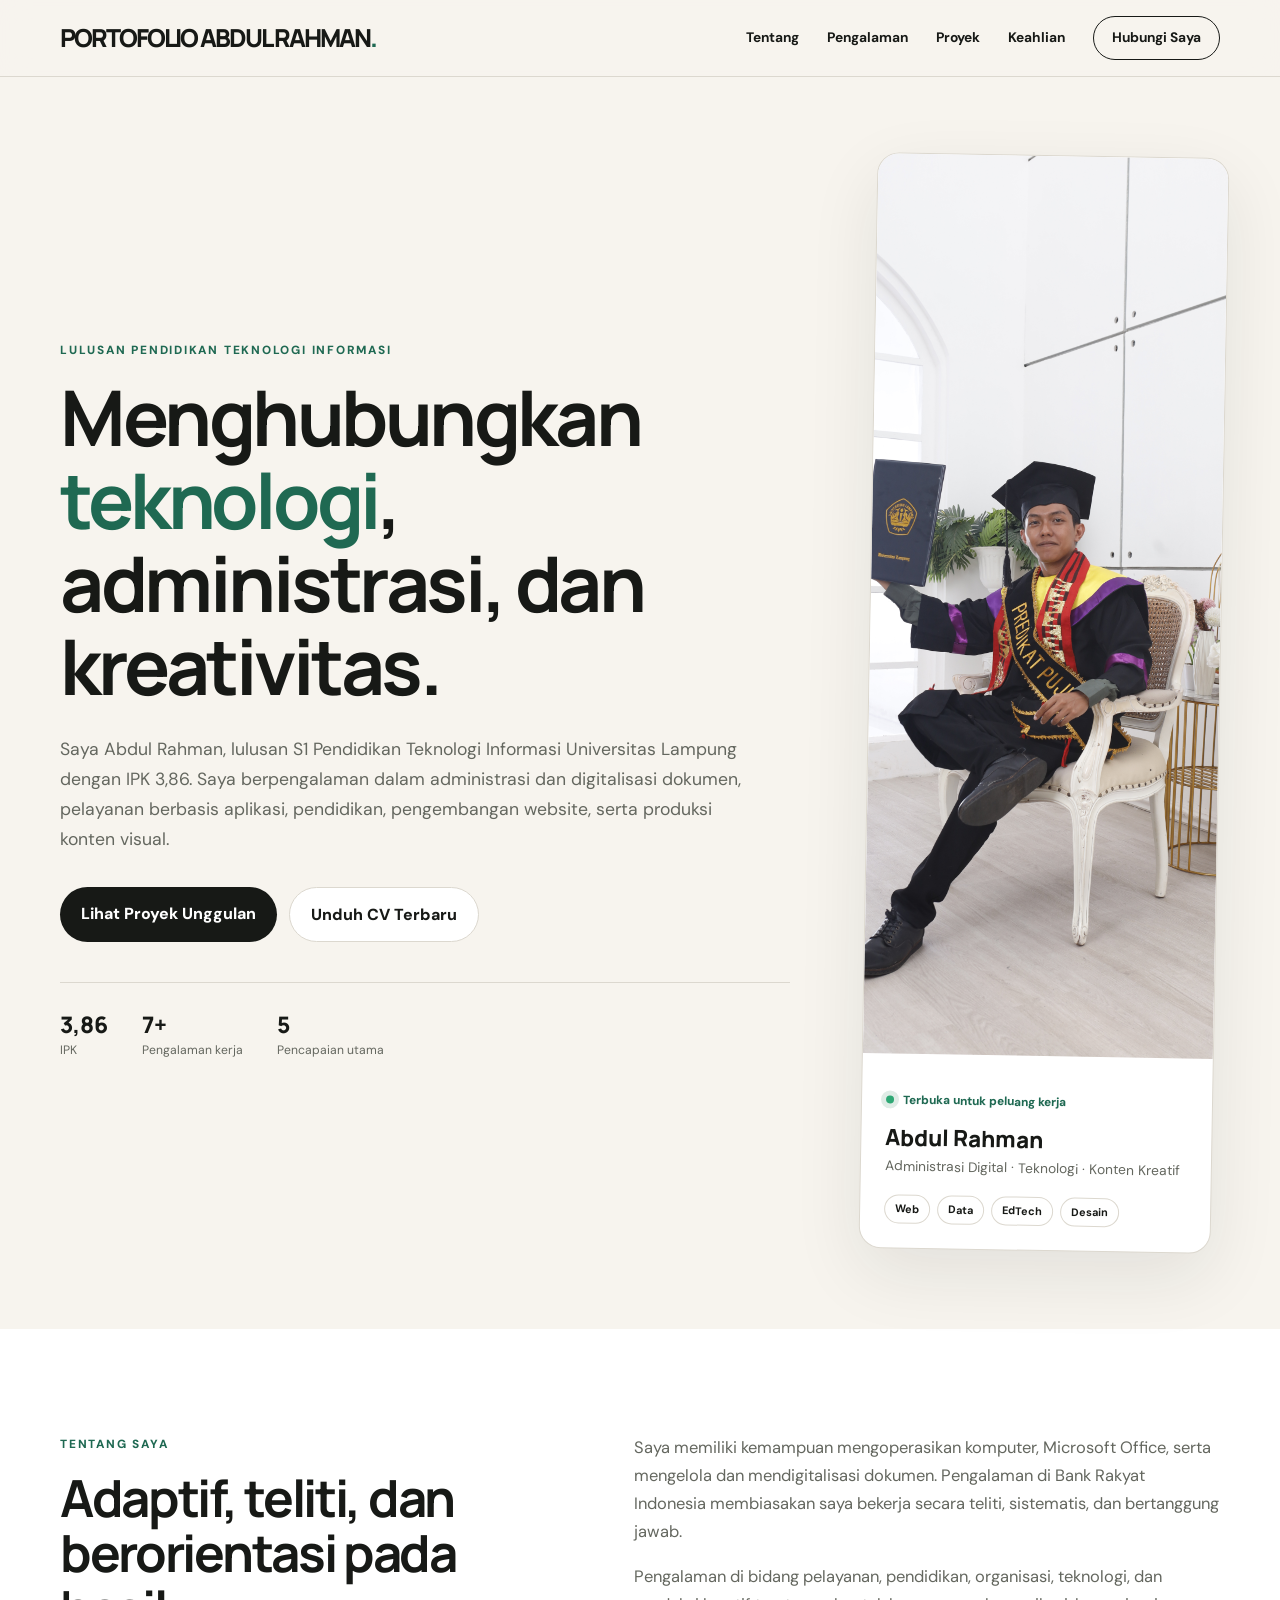
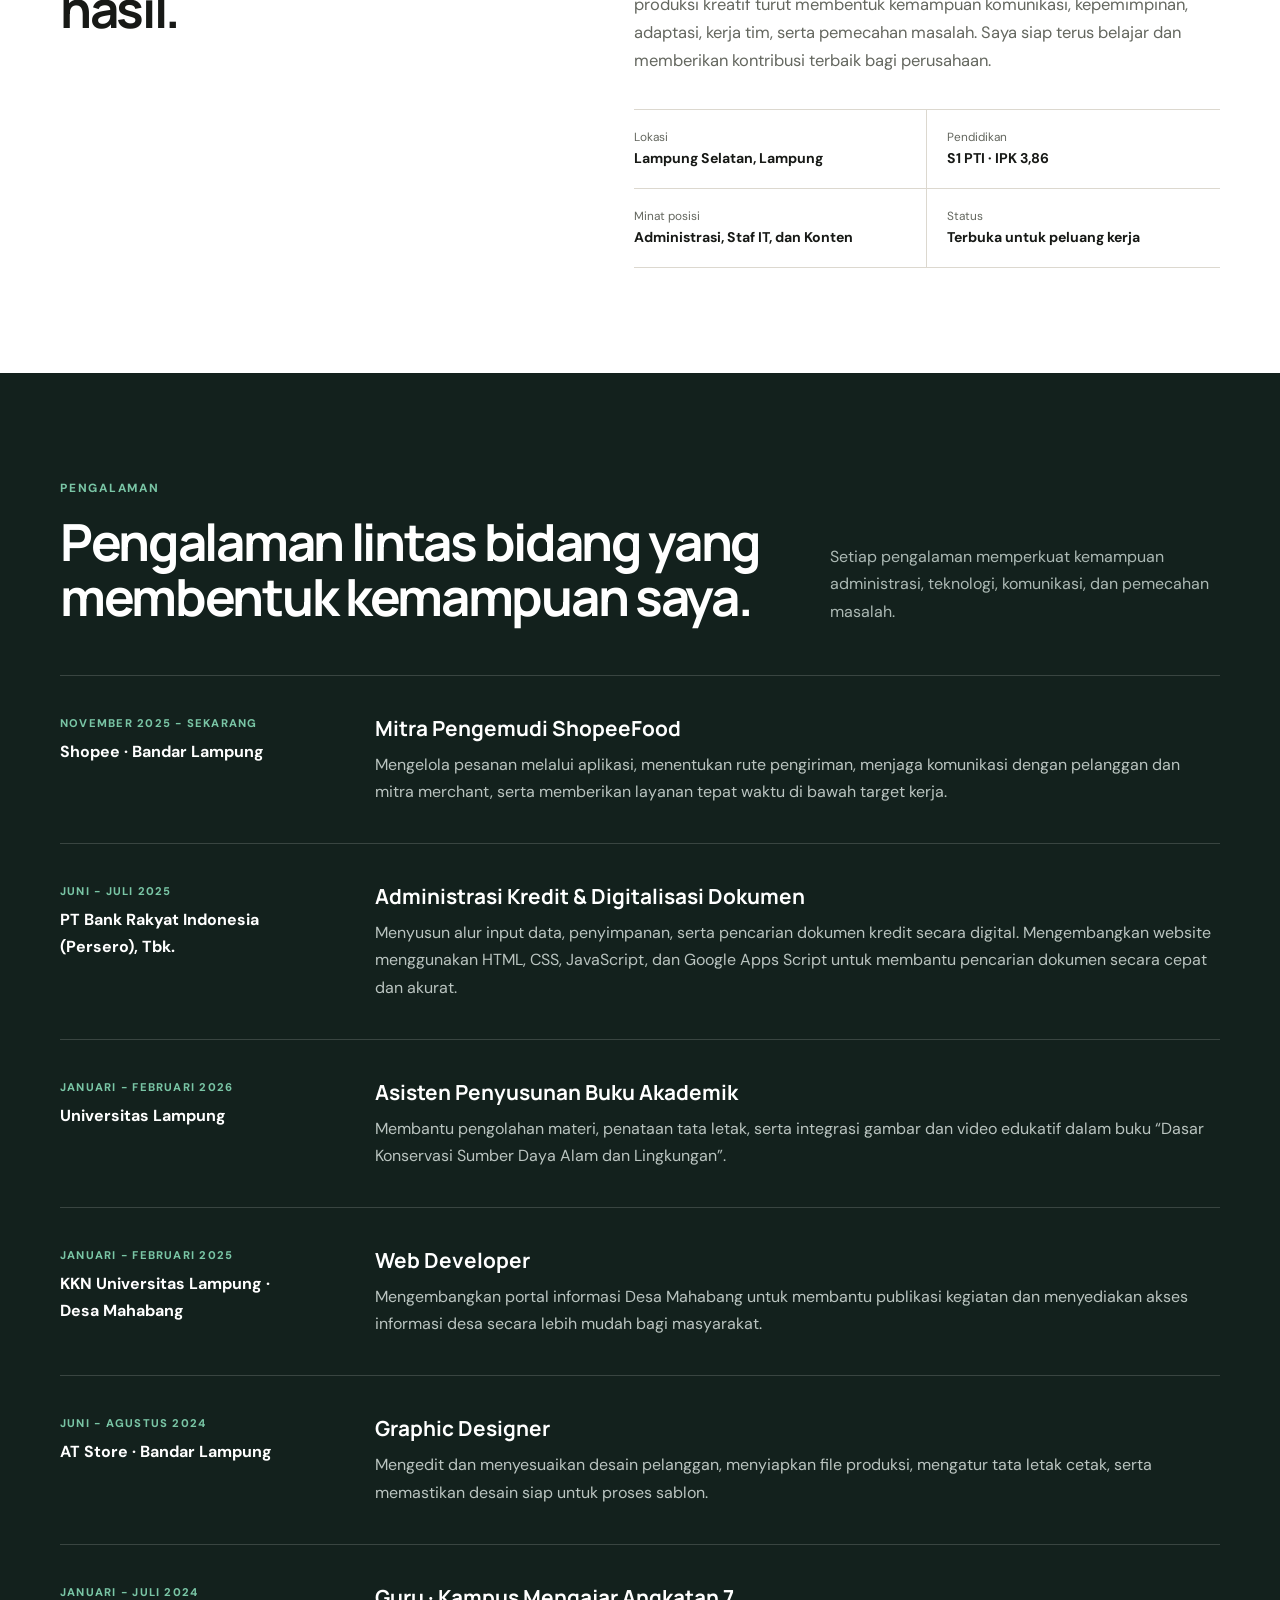
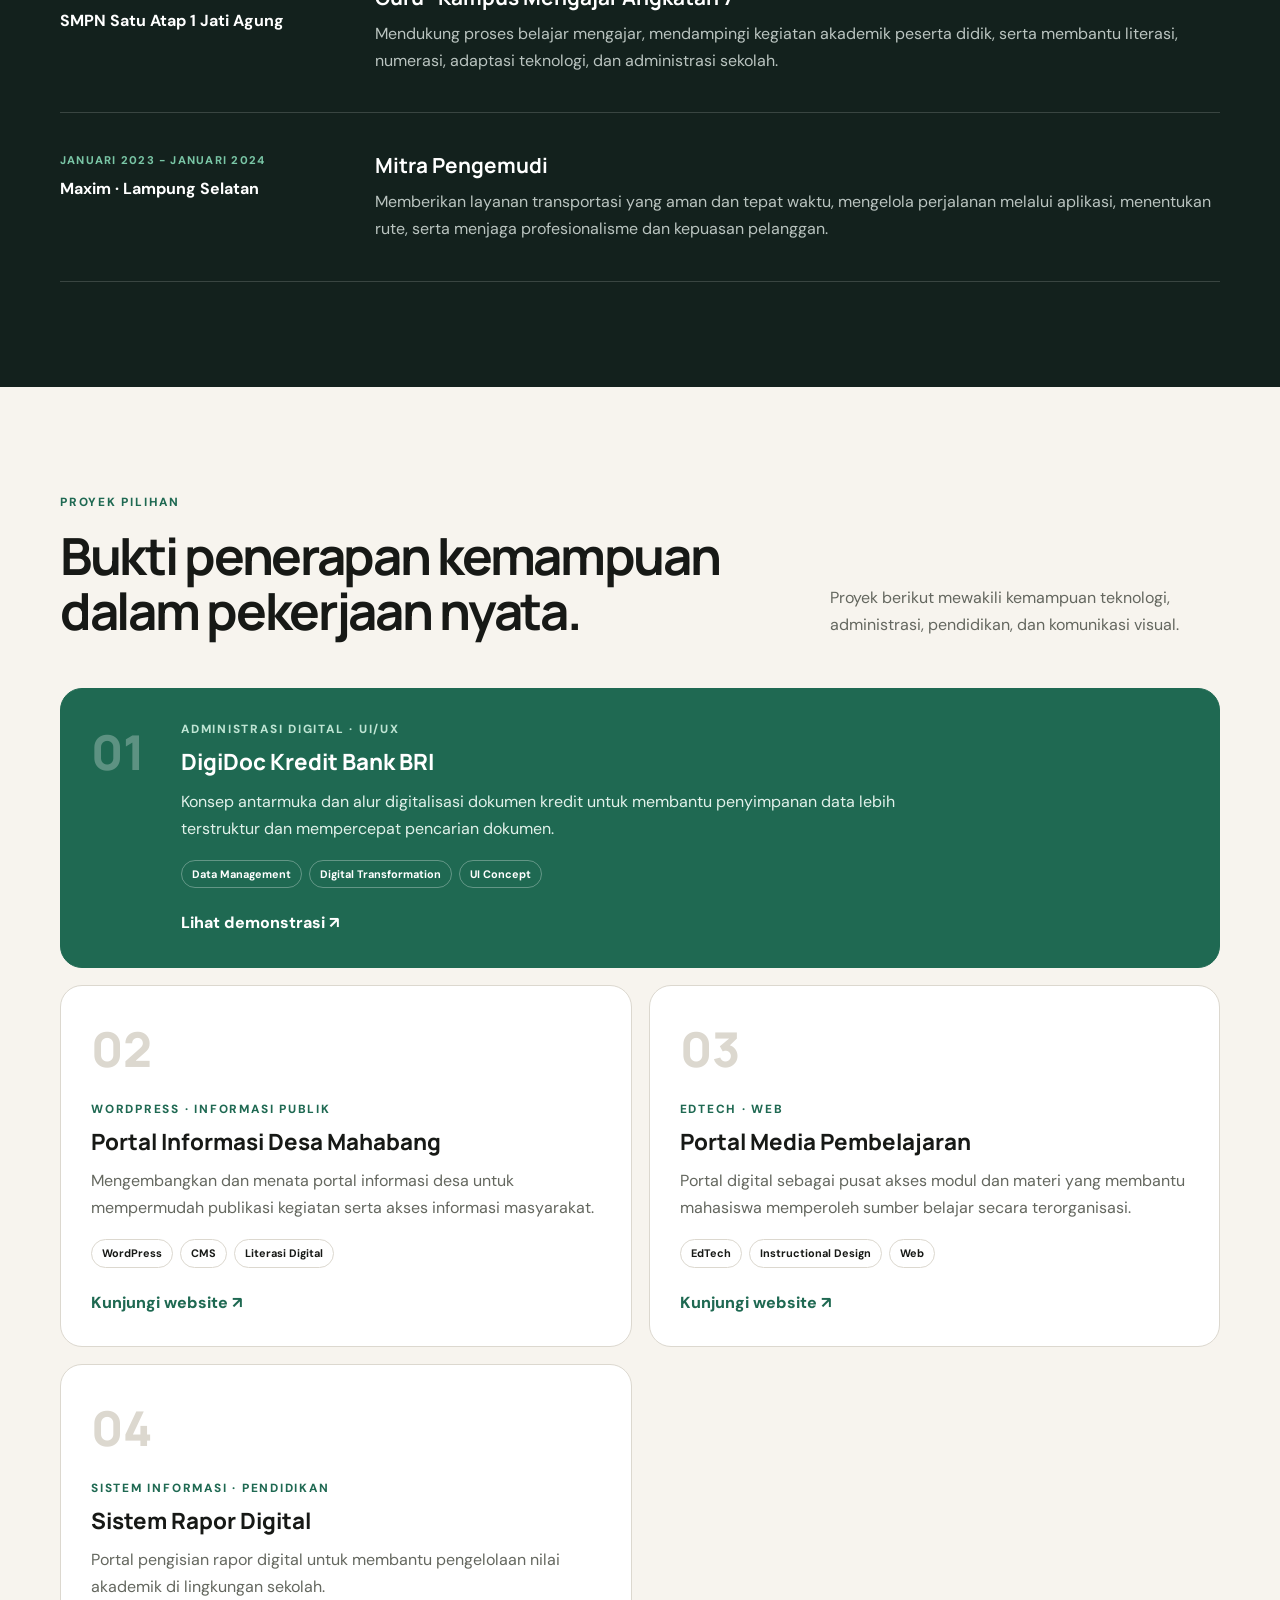
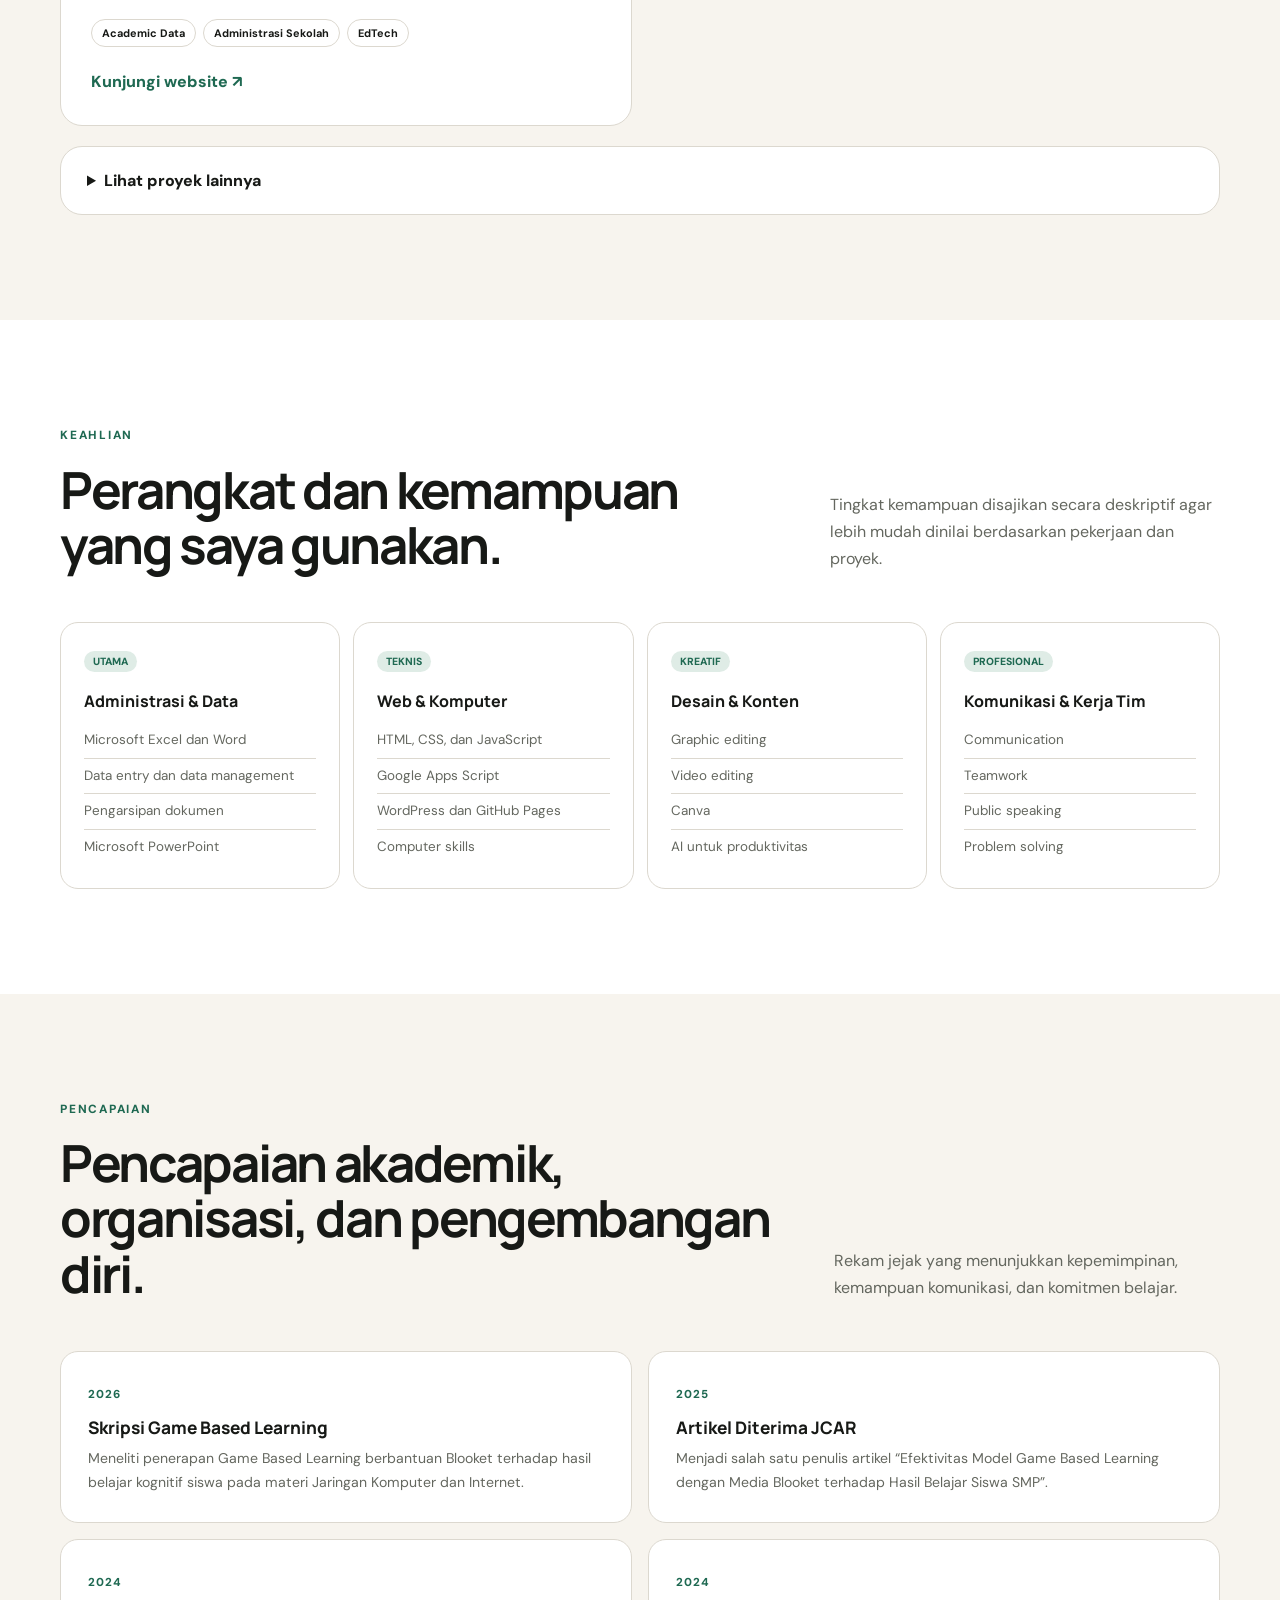
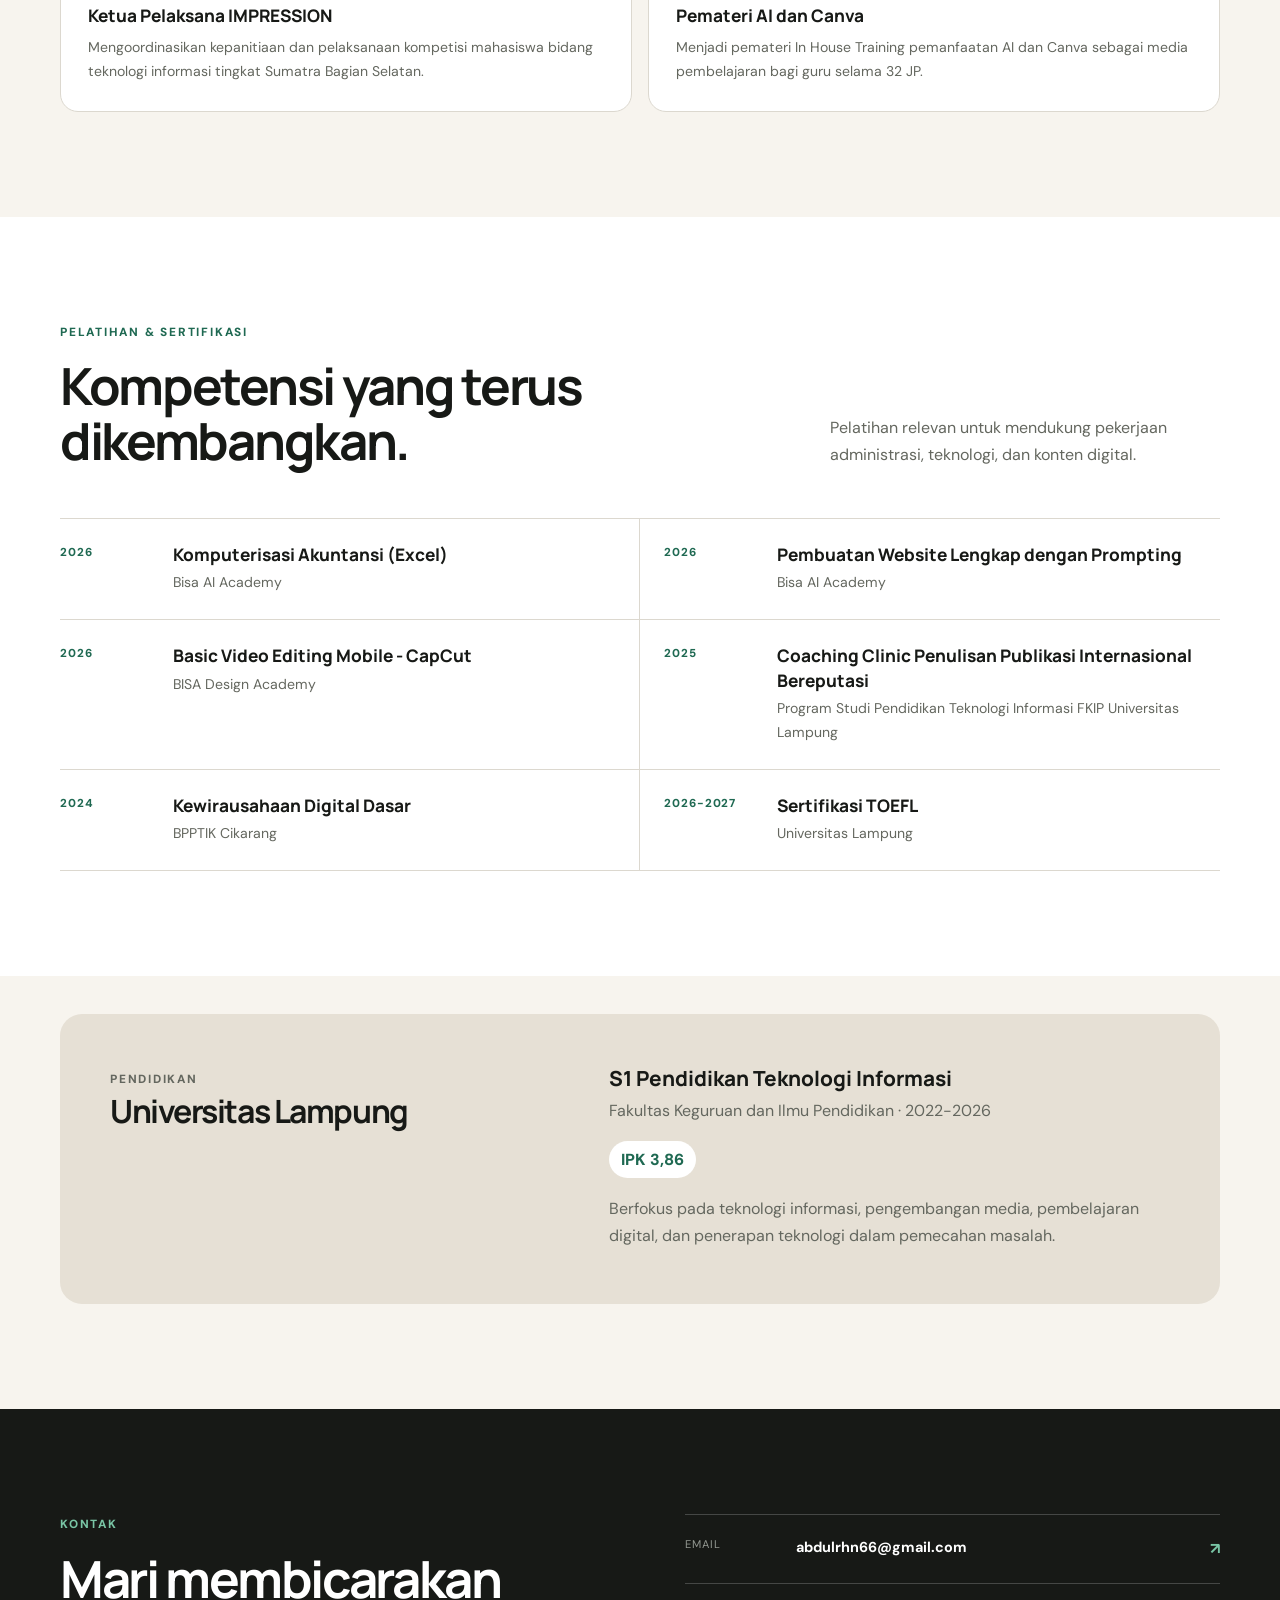
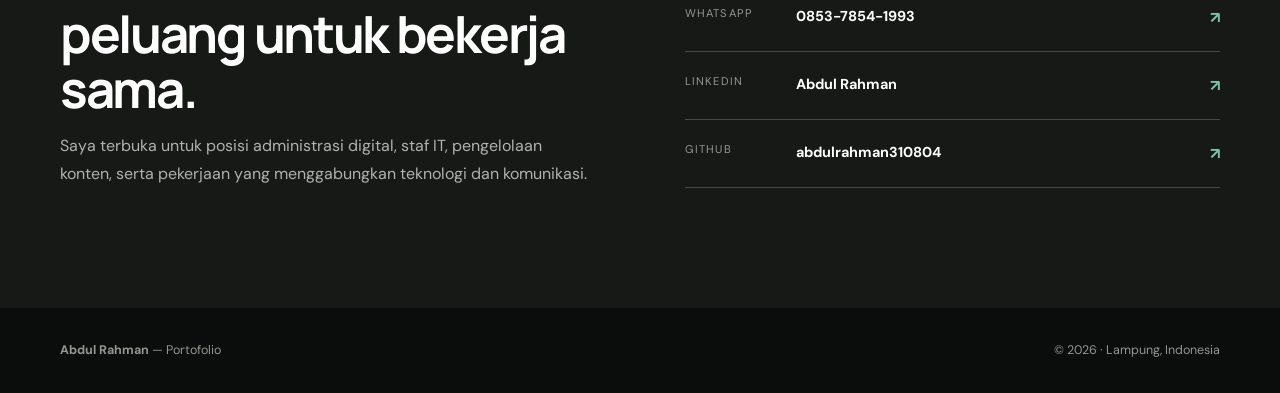
<file: index.html>
<!doctype html>
<html lang="id">
<head>
  <meta charset="utf-8">
  <meta name="viewport" content="width=device-width,initial-scale=1">
  <meta name="description" content="Portofolio Abdul Rahman, lulusan Pendidikan Teknologi Informasi dengan pengalaman administrasi digital, web, pendidikan, dan konten kreatif.">
  <meta property="og:title" content="Abdul Rahman — Portofolio Profesional">
  <meta property="og:description" content="Administrasi digital, teknologi, pendidikan, dan konten kreatif.">
  <meta property="og:type" content="website">
  <meta property="og:image" content="abdul-rahman-profile.jpg">
  <title>Abdul Rahman — Portofolio</title>
  <link rel="preconnect" href="https://fonts.googleapis.com">
  <link rel="preconnect" href="https://fonts.gstatic.com" crossorigin>
  <link href="https://fonts.googleapis.com/css2?family=DM+Sans:wght@400;500;600;700&family=Manrope:wght@600;700;800&display=swap" rel="stylesheet">
  <link rel="stylesheet" href="style.css">
  <script defer src="script.js"></script>
</head>
<body>
  <a class="skip-link" href="#main">Lewati ke konten utama</a>
  <header class="site-header" id="top">
    <nav class="nav container" aria-label="Navigasi utama">
      <a class="brand" href="#top" aria-label="Beranda">PORTOFOLIO ABDUL RAHMAN<span>.</span></a>
      <button class="menu-toggle" type="button" aria-expanded="false" aria-controls="nav-links"><span class="sr-only">Buka menu</span><i></i><i></i><i></i></button>
      <div class="nav-links" id="nav-links">
        <a href="#tentang">Tentang</a><a href="#pengalaman">Pengalaman</a><a href="#proyek">Proyek</a><a href="#keahlian">Keahlian</a><a class="nav-cta" href="#kontak">Hubungi Saya</a>
      </div>
    </nav>
  </header>

  <main id="main">
    <section class="hero">
      <div class="container hero-grid">
        <div>
          <p class="eyebrow">Lulusan Pendidikan Teknologi Informasi</p>
          <h1>Menghubungkan <span>teknologi</span>, administrasi, dan kreativitas.</h1>
          <p class="hero-intro">Saya Abdul Rahman, lulusan S1 Pendidikan Teknologi Informasi Universitas Lampung dengan IPK 3,86. Saya berpengalaman dalam administrasi dan digitalisasi dokumen, pelayanan berbasis aplikasi, pendidikan, pengembangan website, serta produksi konten visual.</p>
          <div class="actions"><a class="button primary" href="#proyek">Lihat Proyek Unggulan</a><a class="button secondary" href="cv-abdul-rahman.pdf" download>Unduh CV Terbaru</a></div>
          <ul class="facts"><li><strong>3,86</strong><span>IPK</span></li><li><strong>7+</strong><span>Pengalaman kerja</span></li><li><strong>5</strong><span>Pencapaian utama</span></li></ul>
        </div>
        <aside class="profile-card" aria-label="Profil Abdul Rahman">
          <img src="abdul-rahman-profile.JPG" alt="Foto profesional Abdul Rahman" width="600" height="900">
          <div class="profile-body"><p class="available"><b></b>Terbuka untuk peluang kerja</p><h2>Abdul Rahman</h2><p>Administrasi Digital · Teknologi · Konten Kreatif</p><div class="tags"><span>Web</span><span>Data</span><span>EdTech</span><span>Desain</span></div></div>
        </aside>
      </div>
    </section>

    <section class="section white" id="tentang">
      <div class="container two-col">
        <div><p class="kicker">Tentang Saya</p><h2>Adaptif, teliti, dan berorientasi pada hasil.</h2></div>
        <div class="body-copy"><p>Saya memiliki kemampuan mengoperasikan komputer, Microsoft Office, serta mengelola dan mendigitalisasi dokumen. Pengalaman di Bank Rakyat Indonesia membiasakan saya bekerja secara teliti, sistematis, dan bertanggung jawab.</p><p>Pengalaman di bidang pelayanan, pendidikan, organisasi, teknologi, dan produksi kreatif turut membentuk kemampuan komunikasi, kepemimpinan, adaptasi, kerja tim, serta pemecahan masalah. Saya siap terus belajar dan memberikan kontribusi terbaik bagi perusahaan.</p>
          <div class="quick-info"><div><span>Lokasi</span><strong>Lampung Selatan, Lampung</strong></div><div><span>Pendidikan</span><strong>S1 PTI · IPK 3,86</strong></div><div><span>Minat posisi</span><strong>Administrasi, Staf IT, dan Konten</strong></div><div><span>Status</span><strong>Terbuka untuk peluang kerja</strong></div></div>
        </div>
      </div>
    </section>

    <section class="section dark" id="pengalaman">
      <div class="container"><p class="kicker">Pengalaman</p><div class="heading-row"><h2>Pengalaman lintas bidang yang membentuk kemampuan saya.</h2><p>Setiap pengalaman memperkuat kemampuan administrasi, teknologi, komunikasi, dan pemecahan masalah.</p></div>
        <div class="timeline">
          <article><div class="meta"><span>November 2025 - Sekarang</span><strong>Shopee · Bandar Lampung</strong></div><div><h3>Mitra Pengemudi ShopeeFood</h3><p>Mengelola pesanan melalui aplikasi, menentukan rute pengiriman, menjaga komunikasi dengan pelanggan dan mitra merchant, serta memberikan layanan tepat waktu di bawah target kerja.</p></div></article>
          <article><div class="meta"><span>Juni - Juli 2025</span><strong>PT Bank Rakyat Indonesia (Persero), Tbk.</strong></div><div><h3>Administrasi Kredit & Digitalisasi Dokumen</h3><p>Menyusun alur input data, penyimpanan, serta pencarian dokumen kredit secara digital. Mengembangkan website menggunakan HTML, CSS, JavaScript, dan Google Apps Script untuk membantu pencarian dokumen secara cepat dan akurat.</p></div></article>
          <article><div class="meta"><span>Januari - Februari 2026</span><strong>Universitas Lampung</strong></div><div><h3>Asisten Penyusunan Buku Akademik</h3><p>Membantu pengolahan materi, penataan tata letak, serta integrasi gambar dan video edukatif dalam buku “Dasar Konservasi Sumber Daya Alam dan Lingkungan”.</p></div></article>
          <article><div class="meta"><span>Januari - Februari 2025</span><strong>KKN Universitas Lampung · Desa Mahabang</strong></div><div><h3>Web Developer</h3><p>Mengembangkan portal informasi Desa Mahabang untuk membantu publikasi kegiatan dan menyediakan akses informasi desa secara lebih mudah bagi masyarakat.</p></div></article>
          <article><div class="meta"><span>Juni - Agustus 2024</span><strong>AT Store · Bandar Lampung</strong></div><div><h3>Graphic Designer</h3><p>Mengedit dan menyesuaikan desain pelanggan, menyiapkan file produksi, mengatur tata letak cetak, serta memastikan desain siap untuk proses sablon.</p></div></article>
          <article><div class="meta"><span>Januari - Juli 2024</span><strong>SMPN Satu Atap 1 Jati Agung</strong></div><div><h3>Guru · Kampus Mengajar Angkatan 7</h3><p>Mendukung proses belajar mengajar, mendampingi kegiatan akademik peserta didik, serta membantu literasi, numerasi, adaptasi teknologi, dan administrasi sekolah.</p></div></article>
          <article><div class="meta"><span>Januari 2023 - Januari 2024</span><strong>Maxim · Lampung Selatan</strong></div><div><h3>Mitra Pengemudi</h3><p>Memberikan layanan transportasi yang aman dan tepat waktu, mengelola perjalanan melalui aplikasi, menentukan rute, serta menjaga profesionalisme dan kepuasan pelanggan.</p></div></article>
        </div>
      </div>
    </section>

    <section class="section" id="proyek">
      <div class="container"><p class="kicker">Proyek Pilihan</p><div class="heading-row"><h2>Bukti penerapan kemampuan dalam pekerjaan nyata.</h2><p>Proyek berikut mewakili kemampuan teknologi, administrasi, pendidikan, dan komunikasi visual.</p></div>
        <div class="project-grid">
          <article class="project featured"><span class="number">01</span><div><p class="type">Administrasi Digital · UI/UX</p><h3>DigiDoc Kredit Bank BRI</h3><p>Konsep antarmuka dan alur digitalisasi dokumen kredit untuk membantu penyimpanan data lebih terstruktur dan mempercepat pencarian dokumen.</p><div class="tags"><span>Data Management</span><span>Digital Transformation</span><span>UI Concept</span></div><a href="https://script.google.com/macros/s/AKfycbyq5U2-MiPnRcvE44I8fqRZp5s5favh-AehsLF_9Yn1JuyFwrYv8lmQUEJ37s_e7SAM/exec" target="_blank" rel="noopener noreferrer">Lihat demonstrasi ↗</a></div></article>
          <article class="project"><span class="number">02</span><p class="type">WordPress · Informasi Publik</p><h3>Portal Informasi Desa Mahabang</h3><p>Mengembangkan dan menata portal informasi desa untuk mempermudah publikasi kegiatan serta akses informasi masyarakat.</p><div class="tags"><span>WordPress</span><span>CMS</span><span>Literasi Digital</span></div><a href="https://desamahabang.wordpress.com/" target="_blank" rel="noopener noreferrer">Kunjungi website ↗</a></article>
          <article class="project"><span class="number">03</span><p class="type">EdTech · Web</p><h3>Portal Media Pembelajaran</h3><p>Portal digital sebagai pusat akses modul dan materi yang membantu mahasiswa memperoleh sumber belajar secara terorganisasi.</p><div class="tags"><span>EdTech</span><span>Instructional Design</span><span>Web</span></div><a href="https://abdulrahman310804.github.io/ProyekTI2026/" target="_blank" rel="noopener noreferrer">Kunjungi website ↗</a></article>
          <article class="project"><span class="number">04</span><p class="type">Sistem Informasi · Pendidikan</p><h3>Sistem Rapor Digital</h3><p>Portal pengisian rapor digital untuk membantu pengelolaan nilai akademik di lingkungan sekolah.</p><div class="tags"><span>Academic Data</span><span>Administrasi Sekolah</span><span>EdTech</span></div><a href="https://abdulrahman310804.github.io/Raport_Kelompok1/" target="_blank" rel="noopener noreferrer">Kunjungi website ↗</a></article>
        </div>
        <details class="more"><summary>Lihat proyek lainnya</summary><div><article><h3>Kampus Mengajar 7</h3><p>Integrasi teknologi dalam pembelajaran selama enam bulan.</p><a href="https://www.instagram.com/km7smpnsatuatap1jatiagung?igsh=MWUyNnNzeTJvdmI2NA==" target="_blank" rel="noopener noreferrer">Dokumentasi ↗</a></article><article><h3>Produksi Kreatif AT Store</h3><p>Desain visual, editing, dan proses produksi kaos sablon.</p><a href="https://maps.app.goo.gl/atYSVutRQxRmyfmm8" target="_blank" rel="noopener noreferrer">Lihat lokasi ↗</a></article><article><h3>Website Portofolio</h3><p>Portofolio responsif dengan HTML, CSS, dan JavaScript.</p><a href="https://github.com/abdulrahman310804/Curriculum_Vitae" target="_blank" rel="noopener noreferrer">Lihat kode ↗</a></article></div></details>
      </div>
    </section>

    <section class="section white" id="keahlian">
      <div class="container"><p class="kicker">Keahlian</p><div class="heading-row"><h2>Perangkat dan kemampuan yang saya gunakan.</h2><p>Tingkat kemampuan disajikan secara deskriptif agar lebih mudah dinilai berdasarkan pekerjaan dan proyek.</p></div>
        <div class="skill-grid"><article><span>Utama</span><h3>Administrasi & Data</h3><ul><li>Microsoft Excel dan Word</li><li>Data entry dan data management</li><li>Pengarsipan dokumen</li><li>Microsoft PowerPoint</li></ul></article><article><span>Teknis</span><h3>Web & Komputer</h3><ul><li>HTML, CSS, dan JavaScript</li><li>Google Apps Script</li><li>WordPress dan GitHub Pages</li><li>Computer skills</li></ul></article><article><span>Kreatif</span><h3>Desain & Konten</h3><ul><li>Graphic editing</li><li>Video editing</li><li>Canva</li><li>AI untuk produktivitas</li></ul></article><article><span>Profesional</span><h3>Komunikasi & Kerja Tim</h3><ul><li>Communication</li><li>Teamwork</li><li>Public speaking</li><li>Problem solving</li></ul></article></div>
      </div>
    </section>

    <section class="section achievements" id="pencapaian"><div class="container"><p class="kicker">Pencapaian</p><div class="heading-row"><h2>Pencapaian akademik, organisasi, dan pengembangan diri.</h2><p>Rekam jejak yang menunjukkan kepemimpinan, kemampuan komunikasi, dan komitmen belajar.</p></div><div class="achievement-grid">
      <article><span>2026</span><h3>Skripsi Game Based Learning</h3><p>Meneliti penerapan Game Based Learning berbantuan Blooket terhadap hasil belajar kognitif siswa pada materi Jaringan Komputer dan Internet.</p></article>
      <article><span>2025</span><h3>Artikel Diterima JCAR</h3><p>Menjadi salah satu penulis artikel “Efektivitas Model Game Based Learning dengan Media Blooket terhadap Hasil Belajar Siswa SMP”.</p></article>
      <article><span>2024</span><h3>Ketua Pelaksana IMPRESSION</h3><p>Mengoordinasikan kepanitiaan dan pelaksanaan kompetisi mahasiswa bidang teknologi informasi tingkat Sumatra Bagian Selatan.</p></article>
      <article><span>2024</span><h3>Pemateri AI dan Canva</h3><p>Menjadi pemateri In House Training pemanfaatan AI dan Canva sebagai media pembelajaran bagi guru selama 32 JP.</p></article>
    </div></div></section>

    <section class="section training white"><div class="container"><p class="kicker">Pelatihan & Sertifikasi</p><div class="heading-row"><h2>Kompetensi yang terus dikembangkan.</h2><p>Pelatihan relevan untuk mendukung pekerjaan administrasi, teknologi, dan konten digital.</p></div><div class="training-list">
      <article><span>2026</span><div><h3>Komputerisasi Akuntansi (Excel)</h3><p>Bisa AI Academy</p></div></article>
      <article><span>2026</span><div><h3>Pembuatan Website Lengkap dengan Prompting</h3><p>Bisa AI Academy</p></div></article>
      <article><span>2026</span><div><h3>Basic Video Editing Mobile - CapCut</h3><p>BISA Design Academy</p></div></article>
      <article><span>2025</span><div><h3>Coaching Clinic Penulisan Publikasi Internasional Bereputasi</h3><p>Program Studi Pendidikan Teknologi Informasi FKIP Universitas Lampung</p></div></article>
      <article><span>2024</span><div><h3>Kewirausahaan Digital Dasar</h3><p>BPPTIK Cikarang</p></div></article>
      <article><span>2026-2027</span><div><h3>Sertifikasi TOEFL</h3><p>Universitas Lampung</p></div></article>
    </div></div></section>

    <section class="section education"><div class="container education-card"><div><p class="kicker">Pendidikan</p><h2>Universitas Lampung</h2></div><div><h3>S1 Pendidikan Teknologi Informasi</h3><p>Fakultas Keguruan dan Ilmu Pendidikan · 2022-2026</p><p class="gpa">IPK 3,86</p><p>Berfokus pada teknologi informasi, pengembangan media, pembelajaran digital, dan penerapan teknologi dalam pemecahan masalah.</p></div></div></section>

    <section class="section contact" id="kontak"><div class="container contact-grid"><div><p class="kicker">Kontak</p><h2>Mari membicarakan peluang untuk bekerja sama.</h2><p>Saya terbuka untuk posisi administrasi digital, staf IT, pengelolaan konten, serta pekerjaan yang menggabungkan teknologi dan komunikasi.</p></div><div class="contact-list"><a href="mailto:abdulrhn66@gmail.com"><span>Email</span><strong>abdulrhn66@gmail.com</strong><b>↗</b></a><a href="https://wa.me/6285378541993" target="_blank" rel="noopener noreferrer"><span>WhatsApp</span><strong>0853-7854-1993</strong><b>↗</b></a><a href="https://www.linkedin.com/in/abdul-rahman-19b333291" target="_blank" rel="noopener noreferrer"><span>LinkedIn</span><strong>Abdul Rahman</strong><b>↗</b></a><a href="https://github.com/abdulrahman310804" target="_blank" rel="noopener noreferrer"><span>GitHub</span><strong>abdulrahman310804</strong><b>↗</b></a></div></div></section>
  </main>
  <footer><div class="container footer-inner"><p><strong>Abdul Rahman</strong> — Portofolio</p><p>© <span id="year">2026</span> · Lampung, Indonesia</p></div></footer>
</body>
</html>
</file>
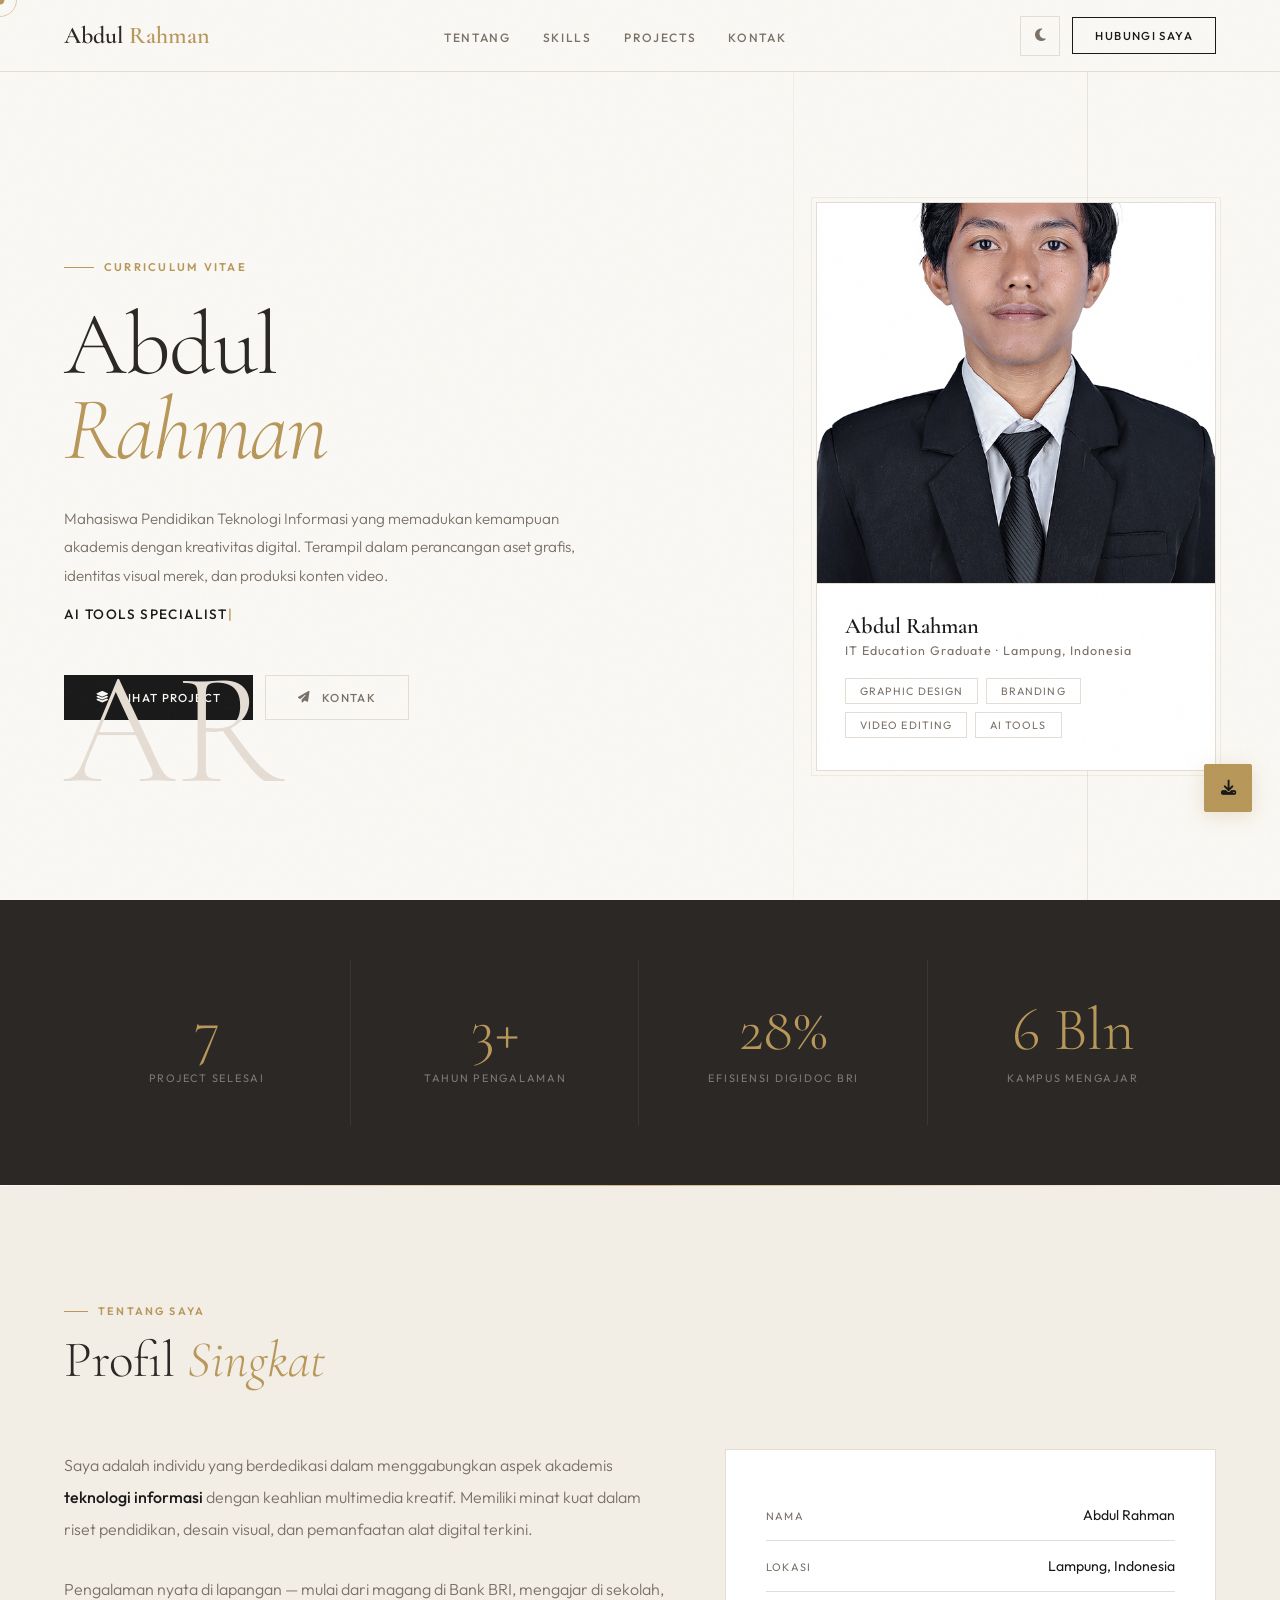
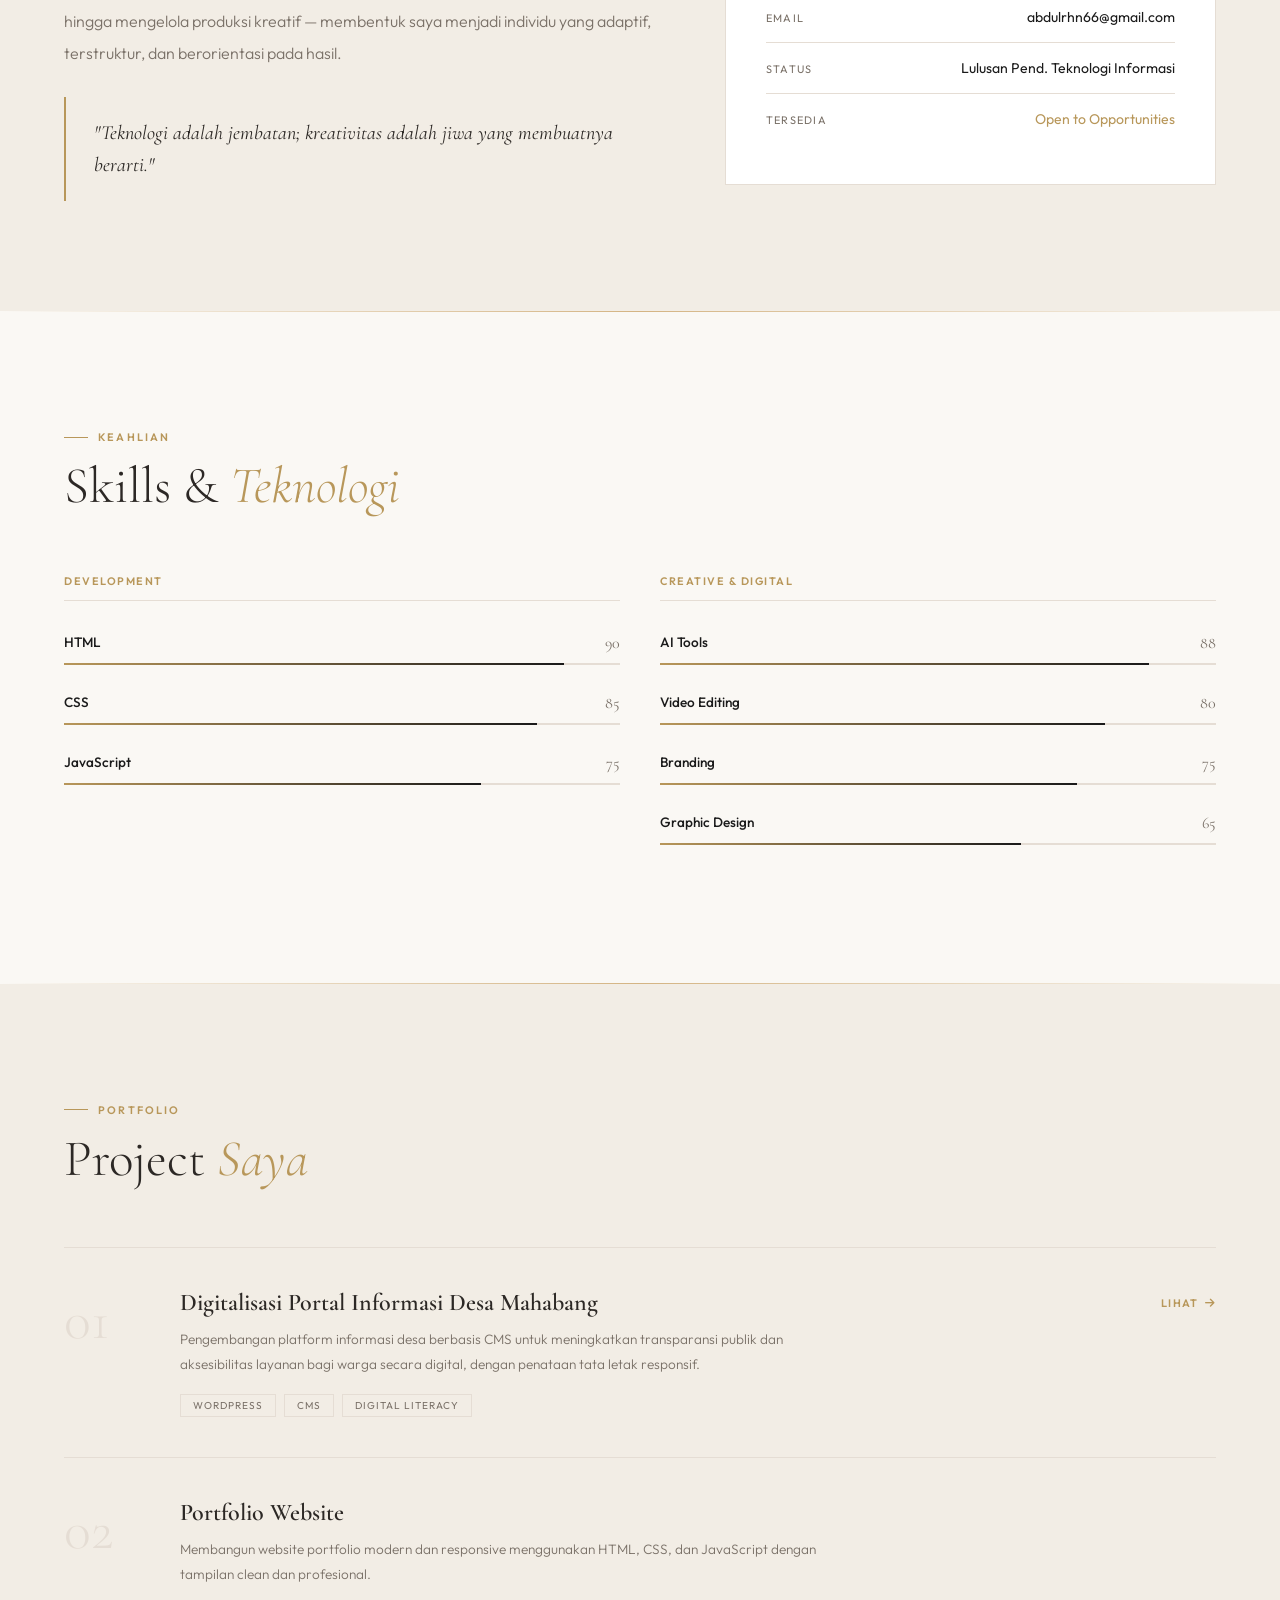
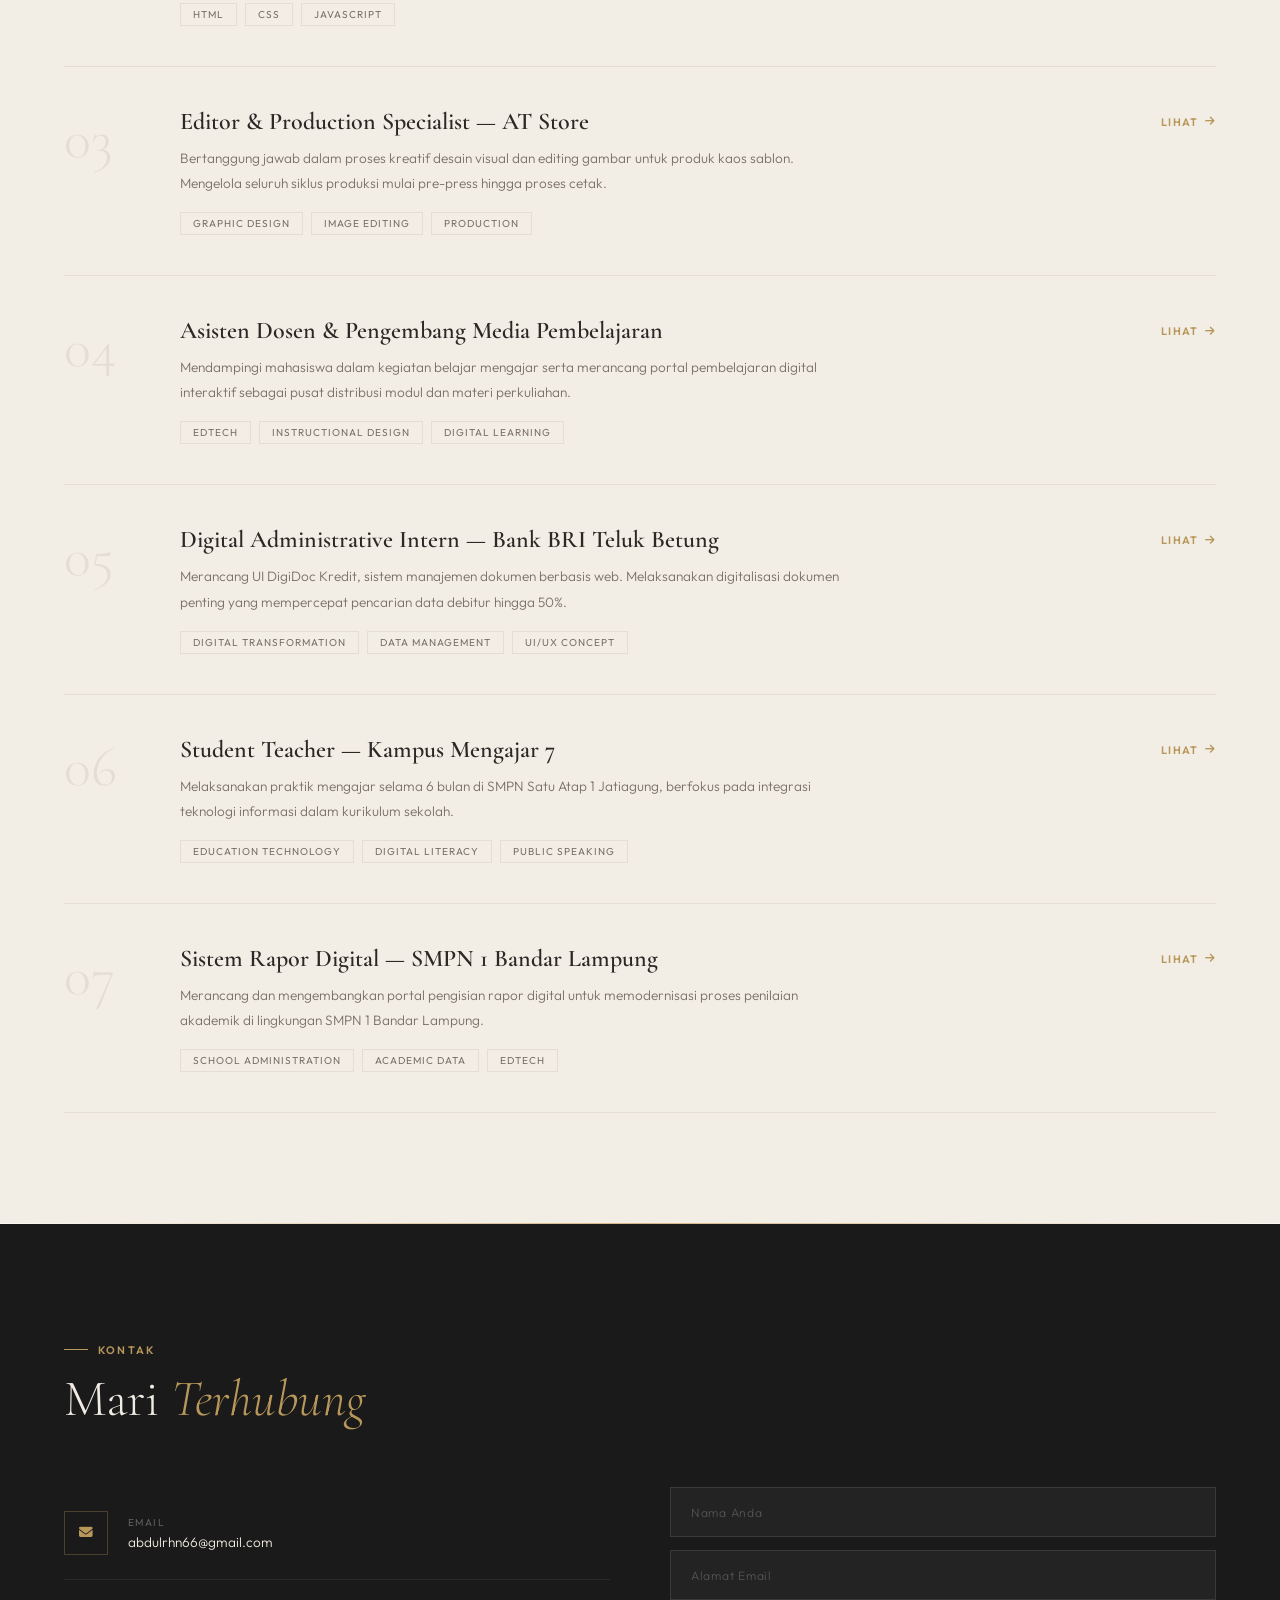
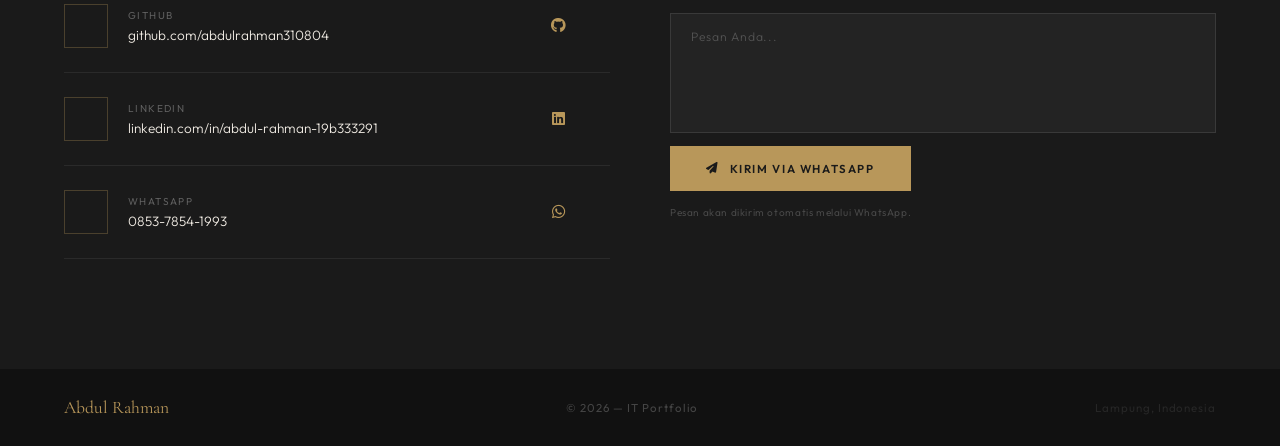
<file: cv.html>
<!DOCTYPE html>
<html lang="id" data-theme="light">
<head>
  <meta charset="UTF-8"/>
  <meta name="viewport" content="width=device-width, initial-scale=1.0"/>
  <title>Abdul Rahman | Portfolio</title>

  <link rel="preconnect" href="https://fonts.googleapis.com">
  <link href="https://fonts.googleapis.com/css2?family=Cormorant+Garamond:ital,wght@0,300;0,400;0,500;0,600;1,300;1,400&family=Outfit:wght@300;400;500;600&display=swap" rel="stylesheet">
  <link rel="stylesheet" href="https://cdnjs.cloudflare.com/ajax/libs/font-awesome/6.5.2/css/all.min.css"/>

  <style>
    :root {
      --cream:#FAF8F4; --ivory:#F2EDE5; --charcoal:#1A1A1A;
      --warm-dark:#2C2825; --gold:#B8975A; --gold-light:#D4B483;
      --muted:#7A7168; --line:#E5DDD4; --white:#FFFFFF;
      --bg:#FAF8F4; --bg2:#F2EDE5; --text:#1A1A1A;
      --text-muted:#7A7168; --border:#E5DDD4; --card:#FFFFFF;
      --nav-bg:rgba(250,248,244,0.93);
    }
    [data-theme="dark"] {
      --bg:#141210; --bg2:#1C1916; --text:#F0EBE3;
      --text-muted:#9A9088; --border:#2E2A26; --card:#1E1B18;
      --warm-dark:#F0EBE3; --muted:#9A9088; --line:#2E2A26;
      --white:#1E1B18; --nav-bg:rgba(20,18,16,0.95);
      --cream:#141210; --ivory:#1C1916; --charcoal:#F0EBE3;
    }

    *,*::before,*::after{margin:0;padding:0;box-sizing:border-box;}
    html{scroll-behavior:smooth;}
    body{
      font-family:'Outfit',sans-serif;
      background:var(--bg); color:var(--text);
      overflow-x:hidden; cursor:none;
      transition:background 0.4s,color 0.4s;
    }
    a{text-decoration:none;color:inherit;}

    /* CURSOR */
    #cur{
      width:9px;height:9px;background:var(--gold);border-radius:50%;
      position:fixed;pointer-events:none;z-index:99999;
      transform:translate(-50%,-50%);transition:transform 0.15s,background 0.3s;
    }
    #cur-ring{
      width:34px;height:34px;border:1px solid var(--gold);border-radius:50%;
      position:fixed;pointer-events:none;z-index:99998;
      transform:translate(-50%,-50%);opacity:0.45;
      transition:left 0.06s,top 0.06s,width 0.3s,height 0.3s;
    }

    /* SCROLL PROGRESS */
    #progress{
      position:fixed;top:0;left:0;height:2px;
      background:linear-gradient(90deg,var(--gold),var(--gold-light));
      width:0%;z-index:10000;
    }

    /* NOISE */
    body::before{
      content:'';position:fixed;inset:0;
      background-image:url("data:image/svg+xml,%3Csvg viewBox='0 0 256 256' xmlns='http://www.w3.org/2000/svg'%3E%3Cfilter id='n'%3E%3CfeTurbulence type='fractalNoise' baseFrequency='0.9' numOctaves='4' stitchTiles='stitch'/%3E%3C/filter%3E%3Crect width='100%25' height='100%25' filter='url(%23n)' opacity='0.04'/%3E%3C/svg%3E");
      pointer-events:none;z-index:9997;opacity:0.35;
    }

    ::-webkit-scrollbar{width:3px;}
    ::-webkit-scrollbar-track{background:var(--bg);}
    ::-webkit-scrollbar-thumb{background:var(--gold);}

    /* NAV */
    nav{
      position:fixed;top:0;left:0;width:100%;z-index:500;
      padding:0 5%;height:72px;
      display:flex;align-items:center;justify-content:space-between;
      background:var(--nav-bg);backdrop-filter:blur(14px);
      border-bottom:1px solid var(--border);transition:background 0.4s;
    }
    .logo{font-family:'Cormorant Garamond',serif;font-size:1.5rem;font-weight:600;color:var(--warm-dark);}
    .logo span{color:var(--gold);}
    .nav-links{display:flex;gap:32px;list-style:none;}
    .nav-links a{
      font-size:0.75rem;letter-spacing:0.14em;text-transform:uppercase;
      color:var(--text-muted);font-weight:500;transition:color 0.3s;position:relative;
    }
    .nav-links a::after{
      content:'';position:absolute;bottom:-3px;left:0;width:0;height:1px;
      background:var(--gold);transition:width 0.3s;
    }
    .nav-links a:hover{color:var(--text);}
    .nav-links a:hover::after{width:100%;}
    .nav-right{display:flex;align-items:center;gap:12px;}
    #theme-toggle{
      width:40px;height:40px;border:1px solid var(--border);
      background:transparent;color:var(--text-muted);cursor:none;
      display:flex;align-items:center;justify-content:center;
      font-size:0.9rem;transition:all 0.3s;
    }
    #theme-toggle:hover{border-color:var(--gold);color:var(--gold);}
    .nav-cta{
      font-size:0.72rem;letter-spacing:0.12em;text-transform:uppercase;
      padding:10px 22px;border:1px solid var(--text);color:var(--text);
      font-weight:500;transition:all 0.3s;
    }
    .nav-cta:hover{background:var(--text);color:var(--bg);}

    /* HERO */
    header{
      min-height:100vh;display:flex;align-items:center;
      padding-top:72px;position:relative;overflow:hidden;
    }
    .hbl{position:absolute;top:0;right:15%;width:1px;height:100%;background:var(--border);opacity:0.8;}
    .hbl2{position:absolute;top:0;right:38%;width:1px;height:100%;background:var(--border);opacity:0.4;}
    .hero-num{
      position:absolute;bottom:10%;left:5%;
      font-family:'Cormorant Garamond',serif;font-size:10rem;font-weight:300;
      color:var(--border);line-height:1;user-select:none;pointer-events:none;
    }
    .hero-inner{
      width:90%;max-width:1200px;margin:auto;
      display:grid;grid-template-columns:1fr 400px;gap:80px;align-items:center;
    }
    .hero-label{
      display:inline-flex;align-items:center;gap:10px;
      font-size:0.7rem;letter-spacing:0.2em;text-transform:uppercase;
      color:var(--gold);font-weight:600;margin-bottom:28px;
    }
    .hero-label::before{content:'';width:30px;height:1px;background:var(--gold);}
    .hero-name{
      font-family:'Cormorant Garamond',serif;
      font-size:clamp(4rem,7vw,6.5rem);font-weight:300;
      line-height:0.95;color:var(--warm-dark);letter-spacing:-0.02em;margin-bottom:32px;
    }
    .hero-name em{font-style:italic;color:var(--gold);}
    .hero-desc{font-size:0.95rem;line-height:1.9;color:var(--text-muted);max-width:520px;margin-bottom:12px;font-weight:300;}
    .typing-wrap{height:28px;margin-bottom:44px;}
    .typing{font-size:0.85rem;letter-spacing:0.1em;text-transform:uppercase;color:var(--text);font-weight:500;}
    .typing::after{content:'|';color:var(--gold);animation:blink 1s infinite;}
    @keyframes blink{0%,100%{opacity:1}50%{opacity:0}}
    .hero-btns{display:flex;gap:12px;flex-wrap:wrap;}
    .btn-p{
      padding:14px 32px;background:var(--charcoal);color:var(--bg);
      font-size:0.72rem;letter-spacing:0.12em;text-transform:uppercase;
      font-weight:500;transition:all 0.3s;display:inline-flex;align-items:center;gap:10px;
    }
    .btn-p:hover{background:var(--gold);transform:translateY(-2px);}
    .btn-s{
      padding:14px 32px;border:1px solid var(--border);color:var(--text-muted);
      font-size:0.72rem;letter-spacing:0.12em;text-transform:uppercase;
      font-weight:500;transition:all 0.3s;display:inline-flex;align-items:center;gap:10px;
    }
    .btn-s:hover{border-color:var(--text);color:var(--text);transform:translateY(-2px);}

    /* HERO CARD */
    .hero-card{background:var(--card);border:1px solid var(--border);position:relative;}
    .hero-card::before{
      content:'';position:absolute;inset:-6px;
      border:1px solid var(--gold-light);opacity:0.22;pointer-events:none;
    }
    .hero-card img{width:100%;height:380px;object-fit:cover;display:block;filter:grayscale(12%);}
    .card-foot{padding:28px 28px 32px;border-top:1px solid var(--border);}
    .cfn{font-family:'Cormorant Garamond',serif;font-size:1.4rem;font-weight:600;margin-bottom:4px;}
    .cfr{font-size:0.78rem;color:var(--text-muted);letter-spacing:0.08em;margin-bottom:20px;}
    .pill-row{display:flex;flex-wrap:wrap;gap:8px;}
    .pill{padding:5px 14px;border:1px solid var(--border);font-size:0.67rem;letter-spacing:0.1em;text-transform:uppercase;color:var(--text-muted);}

    /* STATS */
    #stats{background:var(--warm-dark);padding:60px 5%;}
    [data-theme="dark"] #stats{background:#0E0C0A;}
    .stats-grid{max-width:1200px;margin:auto;display:grid;grid-template-columns:repeat(4,1fr);gap:2px;}
    .stat-box{padding:40px 30px;text-align:center;border-right:1px solid rgba(255,255,255,0.07);}
    .stat-box:last-child{border-right:none;}
    .stat-num{
      font-family:'Cormorant Garamond',serif;font-size:3.8rem;font-weight:300;
      color:var(--gold);line-height:1;display:block;margin-bottom:10px;
    }
    .stat-label{font-size:0.68rem;letter-spacing:0.16em;text-transform:uppercase;color:rgba(255,255,255,0.38);}

    /* SECTION */
    .section{padding:110px 0;}
    .container{width:90%;max-width:1200px;margin:auto;}
    .sec-label{
      display:inline-flex;align-items:center;gap:10px;
      font-size:0.68rem;letter-spacing:0.2em;text-transform:uppercase;
      color:var(--gold);font-weight:600;margin-bottom:14px;
    }
    .sec-label::before{content:'';width:24px;height:1px;background:var(--gold);}
    .sec-title{
      font-family:'Cormorant Garamond',serif;
      font-size:clamp(2.4rem,4vw,3.5rem);font-weight:300;
      color:var(--warm-dark);line-height:1.1;margin-bottom:60px;
    }
    .sec-title em{font-style:italic;color:var(--gold);}
    .divider{width:100%;height:1px;background:linear-gradient(90deg,transparent,var(--gold-light),transparent);}

    /* ABOUT */
    #about{background:var(--bg2);}
    .about-grid{display:grid;grid-template-columns:1.1fr 0.9fr;gap:60px;align-items:start;}
    .about-text p{font-size:1rem;line-height:2;color:var(--text-muted);font-weight:300;margin-bottom:28px;}
    .about-text p strong{color:var(--text);font-weight:500;}
    .quote-block{border-left:2px solid var(--gold);padding:20px 0 20px 28px;margin-top:10px;}
    .quote-block p{font-family:'Cormorant Garamond',serif;font-size:1.25rem;font-style:italic;color:var(--warm-dark);line-height:1.6;}
    .info-panel{background:var(--card);border:1px solid var(--border);padding:40px;}
    .info-row{display:flex;justify-content:space-between;align-items:baseline;padding:16px 0;border-bottom:1px solid var(--border);}
    .info-row:last-child{border-bottom:none;}
    .info-key{font-size:0.68rem;letter-spacing:0.12em;text-transform:uppercase;color:var(--text-muted);}
    .info-val{font-size:0.88rem;color:var(--text);text-align:right;}

    /* SKILLS */
    #skills{background:var(--bg);}
    .skills-wrapper{display:grid;grid-template-columns:1fr 1fr;gap:40px;}
    .skill-group-title{
      font-size:0.68rem;letter-spacing:0.14em;text-transform:uppercase;
      color:var(--gold);font-weight:600;margin-bottom:32px;
      padding-bottom:12px;border-bottom:1px solid var(--border);
    }
    .skill-item{margin-bottom:28px;}
    .skill-meta{display:flex;justify-content:space-between;margin-bottom:10px;}
    .skill-name{font-size:0.85rem;color:var(--text);font-weight:500;}
    .skill-pct{font-family:'Cormorant Garamond',serif;font-size:1rem;color:var(--text-muted);}
    .bar-track{width:100%;height:2px;background:var(--border);}
    .bar-fill{height:100%;background:linear-gradient(90deg,var(--gold),var(--charcoal));width:0;transition:width 1.4s cubic-bezier(0.4,0,0.2,1);}
    [data-theme="dark"] .bar-fill{background:linear-gradient(90deg,var(--gold),var(--gold-light));}

    /* PROJECTS */
    #projects{background:var(--bg2);}
    .projects-list{display:flex;flex-direction:column;}
    .proj-item{
      display:grid;grid-template-columns:80px 1fr auto;gap:0 36px;
      align-items:start;padding:40px 0;border-bottom:1px solid var(--border);transition:all 0.3s;
    }
    .proj-item:first-child{border-top:1px solid var(--border);}
    .proj-num{
      font-family:'Cormorant Garamond',serif;font-size:3.5rem;font-weight:300;
      color:var(--border);line-height:1;transition:color 0.3s;padding-top:4px;
    }
    .proj-item:hover .proj-num{color:var(--gold);}
    .proj-title{font-family:'Cormorant Garamond',serif;font-size:1.5rem;font-weight:600;color:var(--warm-dark);margin-bottom:10px;transition:color 0.3s;}
    .proj-item:hover .proj-title{color:var(--gold);}
    .proj-desc{font-size:0.85rem;line-height:1.85;color:var(--text-muted);font-weight:300;max-width:660px;margin-bottom:16px;}
    .proj-tags{display:flex;flex-wrap:wrap;gap:8px;}
    .proj-tag{font-size:0.63rem;letter-spacing:0.1em;text-transform:uppercase;color:var(--text-muted);border:1px solid var(--border);padding:4px 12px;}
    .proj-link{padding-top:8px;display:flex;align-items:flex-start;}
    .proj-link a{
      font-size:0.68rem;letter-spacing:0.12em;text-transform:uppercase;
      color:var(--gold);font-weight:600;display:flex;align-items:center;gap:6px;transition:gap 0.3s;white-space:nowrap;
    }
    .proj-link a:hover{gap:12px;}

    /* CONTACT */
    #contact{background:#1A1A1A;}
    [data-theme="dark"] #contact{background:#0A0908;}
    #contact .sec-title{color:#F0EBE3;}
    #contact .sec-label{color:var(--gold);}
    .contact-wrapper{display:grid;grid-template-columns:1fr 1fr;gap:60px;}
    .c-list{display:flex;flex-direction:column;}
    .c-item{display:flex;align-items:center;gap:20px;padding:24px 0;border-bottom:1px solid rgba(255,255,255,0.07);}
    .c-icon{width:44px;height:44px;border:1px solid rgba(184,151,90,0.3);display:flex;align-items:center;justify-content:center;color:var(--gold);font-size:0.85rem;flex-shrink:0;}
    .c-label{font-size:0.63rem;letter-spacing:0.14em;text-transform:uppercase;color:rgba(255,255,255,0.3);margin-bottom:4px;}
    .c-val{font-size:0.85rem;color:#F0EBE3;font-weight:300;}
    .cform{display:flex;flex-direction:column;gap:13px;}
    .cform input,.cform textarea{
      width:100%;background:rgba(255,255,255,0.04);
      border:1px solid rgba(255,255,255,0.1);padding:15px 20px;
      color:#F0EBE3;font-family:'Outfit',sans-serif;font-size:0.88rem;font-weight:300;
      outline:none;transition:border-color 0.3s;cursor:none;
    }
    .cform input::placeholder,.cform textarea::placeholder{color:rgba(255,255,255,0.22);font-size:0.76rem;letter-spacing:0.06em;}
    .cform input:focus,.cform textarea:focus{border-color:var(--gold);}
    .cform textarea{height:120px;resize:none;}
    #fstatus{
      font-size:0.75rem;letter-spacing:0.06em;padding:10px 16px;display:none;
    }
    #fstatus.ok{background:rgba(184,151,90,0.12);color:var(--gold);border:1px solid rgba(184,151,90,0.3);}
    #fstatus.err{background:rgba(200,60,60,0.1);color:#e99;border:1px solid rgba(200,60,60,0.25);}
    .btn-send{
      padding:15px 36px;background:var(--gold);color:#1A1A1A;
      font-size:0.72rem;letter-spacing:0.14em;text-transform:uppercase;font-weight:600;
      border:none;cursor:none;font-family:'Outfit',sans-serif;
      transition:all 0.3s;align-self:flex-start;display:inline-flex;align-items:center;gap:10px;
    }
    .btn-send:hover{background:var(--gold-light);transform:translateY(-2px);}
    .hint{font-size:0.63rem;color:rgba(255,255,255,0.2);letter-spacing:0.06em;margin-top:2px;}

    /* FLOATING BUTTONS */
    .fab{
      position:fixed;right:28px;
      width:48px;height:48px;border:none;cursor:none;
      display:flex;align-items:center;justify-content:center;
      font-size:0.95rem;z-index:400;transition:all 0.3s;border-radius:2px;
    }
    #btn-dl{bottom:88px;background:var(--gold);color:#1A1A1A;box-shadow:0 4px 20px rgba(184,151,90,0.25);}
    #btn-dl:hover{background:var(--gold-light);transform:translateY(-3px);}
    #btn-top{bottom:28px;background:var(--bg2);border:1px solid var(--border);color:var(--text-muted);opacity:0;pointer-events:none;}
    #btn-top.show{opacity:1;pointer-events:auto;}
    #btn-top:hover{border-color:var(--gold);color:var(--gold);transform:translateY(-3px);}
    .fab-tip{
      position:absolute;right:58px;top:50%;transform:translateY(-50%);
      background:var(--warm-dark);color:#F0EBE3;
      padding:6px 14px;font-size:0.67rem;letter-spacing:0.1em;
      text-transform:uppercase;white-space:nowrap;
      opacity:0;pointer-events:none;transition:opacity 0.3s;font-family:'Outfit',sans-serif;
    }
    [data-theme="dark"] .fab-tip{background:#F0EBE3;color:#141210;}
    #btn-dl:hover .fab-tip,#btn-top:hover .fab-tip{opacity:1;}

    /* FOOTER */
    footer{background:#111;padding:28px 5%;display:flex;justify-content:space-between;align-items:center;}
    footer p{font-size:0.72rem;color:rgba(255,255,255,0.22);letter-spacing:0.08em;}
    .foot-logo{font-family:'Cormorant Garamond',serif;font-size:1.1rem;color:var(--gold);}

    /* REVEAL */
    .reveal{opacity:0;transform:translateY(32px);transition:opacity 0.8s,transform 0.8s;}
    .reveal.v{opacity:1;transform:translateY(0);}
    .rl{opacity:0;transform:translateX(-30px);transition:opacity 0.8s,transform 0.8s;}
    .rl.v{opacity:1;transform:translateX(0);}

    /* RESPONSIVE */
    @media(max-width:960px){
      .hero-inner,.about-grid,.skills-wrapper,.contact-wrapper{grid-template-columns:1fr;}
      .hero-name{font-size:3.5rem;}
      .nav-links{display:none;}
      .stats-grid{grid-template-columns:repeat(2,1fr);}
      .proj-item{grid-template-columns:60px 1fr;}
      .proj-link{grid-column:2;padding-top:10px;}
    }
  </style>
</head>
<body>

  <div id="cur"></div>
  <div id="cur-ring"></div>
  <div id="progress"></div>

  <!-- FLOATING BUTTONS -->
  <button class="fab" id="btn-dl" title="Download CV">
    <i class="fas fa-download"></i>
    <span class="fab-tip">Download CV</span>
  </button>
  <button class="fab" id="btn-top" title="Ke atas">
    <i class="fas fa-arrow-up"></i>
    <span class="fab-tip">Ke Atas</span>
  </button>

  <!-- NAV -->
  <nav>
    <div class="logo">Abdul <span>Rahman</span></div>
    <ul class="nav-links">
      <li><a href="#about">Tentang</a></li>
      <li><a href="#skills">Skills</a></li>
      <li><a href="#projects">Projects</a></li>
      <li><a href="#contact">Kontak</a></li>
    </ul>
    <div class="nav-right">
      <button id="theme-toggle"><i class="fas fa-moon"></i></button>
      <a href="#contact" class="nav-cta">Hubungi Saya</a>
    </div>
  </nav>

  <!-- HERO -->
  <header>
    <div class="hbl"></div><div class="hbl2"></div>
    <div class="hero-num">AR</div>
    <div class="hero-inner">
      <div>
        <div class="hero-label">Curriculum Vitae</div>
        <h1 class="hero-name">Abdul<br><em>Rahman</em></h1>
        <p class="hero-desc">Mahasiswa Pendidikan Teknologi Informasi yang memadukan kemampuan akademis dengan kreativitas digital. Terampil dalam perancangan aset grafis, identitas visual merek, dan produksi konten video.</p>
        <div class="typing-wrap"><span class="typing"></span></div>
        <div class="hero-btns">
          <a href="#projects" class="btn-p"><i class="fas fa-layer-group"></i>Lihat Project</a>
          <a href="#contact" class="btn-s"><i class="fas fa-paper-plane"></i>Kontak</a>
        </div>
      </div>
      <div class="hero-card">
        <img src="2x3.jpg" alt="Abdul Rahman"
          onerror="this.style.height='280px';this.style.background='linear-gradient(135deg,#2C2825,#B8975A)';this.removeAttribute('src')">
        <div class="card-foot">
          <div class="cfn">Abdul Rahman</div>
          <div class="cfr">IT Education Graduate · Lampung, Indonesia</div>
          <div class="pill-row">
            <span class="pill">Graphic Design</span>
            <span class="pill">Branding</span>
            <span class="pill">Video Editing</span>
            <span class="pill">AI Tools</span>
          </div>
        </div>
      </div>
    </div>
  </header>

  <!-- STATS -->
  <div id="stats">
    <div class="stats-grid">
      <div class="stat-box"><span class="stat-num" data-target="7">0</span><div class="stat-label">Project Selesai</div></div>
      <div class="stat-box"><span class="stat-num" data-target="3" data-suffix="+">0</span><div class="stat-label">Tahun Pengalaman</div></div>
      <div class="stat-box"><span class="stat-num" data-target="50" data-suffix="%">0</span><div class="stat-label">Efisiensi DigiDoc BRI</div></div>
      <div class="stat-box"><span class="stat-num" data-target="6" data-suffix=" Bln">0</span><div class="stat-label">Kampus Mengajar</div></div>
    </div>
  </div>

  <div class="divider"></div>

  <!-- ABOUT -->
  <section class="section" id="about">
    <div class="container">
      <div class="sec-label reveal">Tentang Saya</div>
      <h2 class="sec-title reveal">Profil <em>Singkat</em></h2>
      <div class="about-grid">
        <div class="rl">
          <div class="about-text">
            <p>Saya adalah individu yang berdedikasi dalam menggabungkan aspek akademis <strong>teknologi informasi</strong> dengan keahlian multimedia kreatif. Memiliki minat kuat dalam riset pendidikan, desain visual, dan pemanfaatan alat digital terkini.</p>
            <p>Pengalaman nyata di lapangan — mulai dari magang di Bank BRI, mengajar di sekolah, hingga mengelola produksi kreatif — membentuk saya menjadi individu yang adaptif, terstruktur, dan berorientasi pada hasil.</p>
          </div>
          <div class="quote-block">
            <p>"Teknologi adalah jembatan; kreativitas adalah jiwa yang membuatnya berarti."</p>
          </div>
        </div>
        <div class="info-panel reveal">
          <div class="info-row"><span class="info-key">Nama</span><span class="info-val">Abdul Rahman</span></div>
          <div class="info-row"><span class="info-key">Lokasi</span><span class="info-val">Lampung, Indonesia</span></div>
          <div class="info-row"><span class="info-key">Email</span><span class="info-val">abdulrhn66@gmail.com</span></div>
          <div class="info-row"><span class="info-key">Status</span><span class="info-val">Lulusan Pend. Teknologi Informasi</span></div>
          <div class="info-row"><span class="info-key">Tersedia</span><span class="info-val" style="color:var(--gold);">Open to Opportunities</span></div>
        </div>
      </div>
    </div>
  </section>

  <div class="divider"></div>

  <!-- SKILLS -->
  <section class="section" id="skills">
    <div class="container">
      <div class="sec-label reveal">Keahlian</div>
      <h2 class="sec-title reveal">Skills & <em>Teknologi</em></h2>
      <div class="skills-wrapper">
        <div class="reveal">
          <div class="skill-group-title">Development</div>
          <div class="skill-item"><div class="skill-meta"><span class="skill-name">HTML</span><span class="skill-pct">90</span></div><div class="bar-track"><div class="bar-fill" data-width="90"></div></div></div>
          <div class="skill-item"><div class="skill-meta"><span class="skill-name">CSS</span><span class="skill-pct">85</span></div><div class="bar-track"><div class="bar-fill" data-width="85"></div></div></div>
          <div class="skill-item"><div class="skill-meta"><span class="skill-name">JavaScript</span><span class="skill-pct">75</span></div><div class="bar-track"><div class="bar-fill" data-width="75"></div></div></div>
        </div>
        <div class="reveal">
          <div class="skill-group-title">Creative & Digital</div>
          <div class="skill-item"><div class="skill-meta"><span class="skill-name">AI Tools</span><span class="skill-pct">88</span></div><div class="bar-track"><div class="bar-fill" data-width="88"></div></div></div>
          <div class="skill-item"><div class="skill-meta"><span class="skill-name">Video Editing</span><span class="skill-pct">80</span></div><div class="bar-track"><div class="bar-fill" data-width="80"></div></div></div>
          <div class="skill-item"><div class="skill-meta"><span class="skill-name">Branding</span><span class="skill-pct">75</span></div><div class="bar-track"><div class="bar-fill" data-width="75"></div></div></div>
          <div class="skill-item"><div class="skill-meta"><span class="skill-name">Graphic Design</span><span class="skill-pct">65</span></div><div class="bar-track"><div class="bar-fill" data-width="65"></div></div></div>
        </div>
      </div>
    </div>
  </section>

  <div class="divider"></div>

  <!-- PROJECTS -->
  <section class="section" id="projects">
    <div class="container">
      <div class="sec-label reveal">Portfolio</div>
      <h2 class="sec-title reveal">Project <em>Saya</em></h2>
      <div class="projects-list">

        <div class="proj-item reveal">
          <div class="proj-num">01</div>
          <div class="proj-body">
            <div class="proj-title">Digitalisasi Portal Informasi Desa Mahabang</div>
            <p class="proj-desc">Pengembangan platform informasi desa berbasis CMS untuk meningkatkan transparansi publik dan aksesibilitas layanan bagi warga secara digital, dengan penataan tata letak responsif.</p>
            <div class="proj-tags"><span class="proj-tag">WordPress</span><span class="proj-tag">CMS</span><span class="proj-tag">Digital Literacy</span></div>
          </div>
          <div class="proj-link"><a href="https://desamahabang.wordpress.com/" target="_blank">Lihat <i class="fas fa-arrow-right"></i></a></div>
        </div>

        <div class="proj-item reveal">
          <div class="proj-num">02</div>
          <div class="proj-body">
            <div class="proj-title">Portfolio Website</div>
            <p class="proj-desc">Membangun website portfolio modern dan responsive menggunakan HTML, CSS, dan JavaScript dengan tampilan clean dan profesional.</p>
            <div class="proj-tags"><span class="proj-tag">HTML</span><span class="proj-tag">CSS</span><span class="proj-tag">JavaScript</span></div>
          </div>
          <div class="proj-link"></div>
        </div>

        <div class="proj-item reveal">
          <div class="proj-num">03</div>
          <div class="proj-body">
            <div class="proj-title">Editor & Production Specialist — AT Store</div>
            <p class="proj-desc">Bertanggung jawab dalam proses kreatif desain visual dan editing gambar untuk produk kaos sablon. Mengelola seluruh siklus produksi mulai pre-press hingga proses cetak.</p>
            <div class="proj-tags"><span class="proj-tag">Graphic Design</span><span class="proj-tag">Image Editing</span><span class="proj-tag">Production</span></div>
          </div>
          <div class="proj-link"><a href="https://maps.app.goo.gl/atYSVutRQxRmyfmm8" target="_blank">Lihat <i class="fas fa-arrow-right"></i></a></div>
        </div>

        <div class="proj-item reveal">
          <div class="proj-num">04</div>
          <div class="proj-body">
            <div class="proj-title">Asisten Dosen & Pengembang Media Pembelajaran</div>
            <p class="proj-desc">Mendampingi mahasiswa dalam kegiatan belajar mengajar serta merancang portal pembelajaran digital interaktif sebagai pusat distribusi modul dan materi perkuliahan.</p>
            <div class="proj-tags"><span class="proj-tag">EdTech</span><span class="proj-tag">Instructional Design</span><span class="proj-tag">Digital Learning</span></div>
          </div>
          <div class="proj-link"><a href="https://abdulrahman310804.github.io/ProyekTI2026/" target="_blank">Lihat <i class="fas fa-arrow-right"></i></a></div>
        </div>

        <div class="proj-item reveal">
          <div class="proj-num">05</div>
          <div class="proj-body">
            <div class="proj-title">Digital Administrative Intern — Bank BRI Teluk Betung</div>
            <p class="proj-desc">Merancang UI DigiDoc Kredit, sistem manajemen dokumen berbasis web. Melaksanakan digitalisasi dokumen penting yang mempercepat pencarian data debitur hingga 50%.</p>
            <div class="proj-tags"><span class="proj-tag">Digital Transformation</span><span class="proj-tag">Data Management</span><span class="proj-tag">UI/UX Concept</span></div>
          </div>
          <div class="proj-link"><a href="https://script.google.com/macros/s/AKfycbyq5U2-MiPnRcvE44I8fqRZp5s5favh-AehsLF_9Yn1JuyFwrYv8lmQUEJ37s_e7SAM/exec" target="_blank">Lihat <i class="fas fa-arrow-right"></i></a></div>
        </div>

        <div class="proj-item reveal">
          <div class="proj-num">06</div>
          <div class="proj-body">
            <div class="proj-title">Student Teacher — Kampus Mengajar 7</div>
            <p class="proj-desc">Melaksanakan praktik mengajar selama 6 bulan di SMPN Satu Atap 1 Jatiagung, berfokus pada integrasi teknologi informasi dalam kurikulum sekolah.</p>
            <div class="proj-tags"><span class="proj-tag">Education Technology</span><span class="proj-tag">Digital Literacy</span><span class="proj-tag">Public Speaking</span></div>
          </div>
          <div class="proj-link"><a href="https://www.instagram.com/km7smpnsatuatap1jatiagung?igsh=MWUyNnNzeTJvdmI2NA==" target="_blank">Lihat <i class="fas fa-arrow-right"></i></a></div>
        </div>

        <div class="proj-item reveal">
          <div class="proj-num">07</div>
          <div class="proj-body">
            <div class="proj-title">Sistem Rapor Digital — SMPN 1 Bandar Lampung</div>
            <p class="proj-desc">Merancang dan mengembangkan portal pengisian rapor digital untuk memodernisasi proses penilaian akademik di lingkungan SMPN 1 Bandar Lampung.</p>
            <div class="proj-tags"><span class="proj-tag">School Administration</span><span class="proj-tag">Academic Data</span><span class="proj-tag">EdTech</span></div>
          </div>
          <div class="proj-link"><a href="https://abdulrahman310804.github.io/Raport_Kelompok1/" target="_blank">Lihat <i class="fas fa-arrow-right"></i></a></div>
        </div>

      </div>
    </div>
  </section>

  <div class="divider"></div>

  <!-- CONTACT -->
  <section class="section" id="contact">
    <div class="container">
      <div class="sec-label reveal">Kontak</div>
      <h2 class="sec-title reveal">Mari <em>Terhubung</em></h2>
      <div class="contact-wrapper">
        <div class="c-list rl">
          <div class="c-item"><div class="c-icon"><i class="fas fa-envelope"></i></div><div><div class="c-label">Email</div><div class="c-val">abdulrhn66@gmail.com</div></div></div>
          <div class="c-item"><div class="c-icon"><i class="fab fa-github"></i></div><div><div class="c-label">GitHub</div><div class="c-val">github.com/abdulrahman310804</div></div></div>
          <div class="c-item"><div class="c-icon"><i class="fab fa-linkedin"></i></div><div><div class="c-label">LinkedIn</div><div class="c-val">linkedin.com/in/abdul-rahman-19b333291</div></div></div>
          <div class="c-item"><div class="c-icon"><i class="fab fa-whatsapp"></i></div><div><div class="c-label">WhatsApp</div><div class="c-val">0853-7854-1993</div></div></div>
        </div>
        <div class="cform reveal">
          <input type="text" id="fn" placeholder="Nama Anda">
          <input type="email" id="fe" placeholder="Alamat Email">
          <textarea id="fm" placeholder="Pesan Anda..."></textarea>
          <div id="fstatus"></div>
          <button class="btn-send" id="bsend">
            <i class="fas fa-paper-plane"></i>Kirim via WhatsApp
          </button>
          <p class="hint">Pesan akan dikirim otomatis melalui WhatsApp.</p>
        </div>
      </div>
    </div>
  </section>

  <!-- FOOTER -->
  <footer>
    <div class="foot-logo">Abdul Rahman</div>
    <p>© 2026 — IT Portfolio</p>
    <p style="opacity:0.4">Lampung, Indonesia</p>
  </footer>

  <script>
    // CURSOR
    const cur = document.getElementById('cur'), ring = document.getElementById('cur-ring');
    let mx=0,my=0,rx=0,ry=0;
    document.addEventListener('mousemove', e => { mx=e.clientX; my=e.clientY; });
    (function anim(){ cur.style.left=mx+'px'; cur.style.top=my+'px';
      rx+=(mx-rx)*0.1; ry+=(my-ry)*0.1;
      ring.style.left=rx+'px'; ring.style.top=ry+'px';
      requestAnimationFrame(anim); })();

    // SCROLL PROGRESS + BACK-TO-TOP
    window.addEventListener('scroll', () => {
      const p = window.scrollY/(document.body.scrollHeight-window.innerHeight)*100;
      document.getElementById('progress').style.width = p+'%';
      document.getElementById('btn-top').classList.toggle('show', window.scrollY>400);
    });
    document.getElementById('btn-top').onclick = () => window.scrollTo({top:0,behavior:'smooth'});

    // DARK MODE
    const thBtn = document.getElementById('theme-toggle');
    const thIcon = thBtn.querySelector('i');
    const initTheme = localStorage.getItem('cv-theme')||'light';
    document.documentElement.setAttribute('data-theme', initTheme);
    thIcon.className = initTheme==='dark'?'fas fa-sun':'fas fa-moon';
    thBtn.onclick = () => {
      const cur = document.documentElement.getAttribute('data-theme');
      const nxt = cur==='dark'?'light':'dark';
      document.documentElement.setAttribute('data-theme', nxt);
      thIcon.className = nxt==='dark'?'fas fa-sun':'fas fa-moon';
      localStorage.setItem('cv-theme', nxt);
    };

    // TYPING
    const words=["AI Tools Specialist","Graphic Designer","Video Editor","Branding Enthusiast"];
    let wi=0,ci=0,del=false;
    const tel=document.querySelector('.typing');
    function type(){ const w=words[wi]; tel.textContent=w.substring(0,ci);
      if(!del&&ci===w.length){del=true;setTimeout(type,1400);return;}
      if(del&&ci===0){del=false;wi=(wi+1)%words.length;setTimeout(type,300);return;}
      ci+=del?-1:1; setTimeout(type,del?45:90); }
    type();

    // SCROLL REVEAL
    const obs = new IntersectionObserver(e=>e.forEach(x=>{
      if(x.isIntersecting){ x.target.classList.add('v');
        x.target.querySelectorAll('.bar-fill').forEach(b=>b.style.width=b.dataset.width+'%'); }
    }),{threshold:0.12});
    document.querySelectorAll('.reveal,.rl').forEach(el=>obs.observe(el));

    // COUNTER
    const cObs = new IntersectionObserver(e=>e.forEach(x=>{
      if(!x.isIntersecting)return;
      x.target.querySelectorAll('.stat-num').forEach(el=>{
        const t=+el.dataset.target, sf=el.dataset.suffix||'';
        let c=0; const step=Math.ceil(t/50);
        const iv=setInterval(()=>{ c=Math.min(c+step,t); el.textContent=c+sf; if(c>=t)clearInterval(iv); },35);
      }); cObs.unobserve(x.target);
    }),{threshold:0.3});
    cObs.observe(document.getElementById('stats'));

    // SEND → WHATSAPP
    document.getElementById('bsend').onclick = () => {
      const name=document.getElementById('fn').value.trim();
      const email=document.getElementById('fe').value.trim();
      const msg=document.getElementById('fm').value.trim();
      const st=document.getElementById('fstatus');
      if(!name||!email||!msg){
        st.textContent='⚠ Mohon lengkapi semua field.';
        st.className='err'; st.style.display='block'; return;
      }
      if(!/^[^\s@]+@[^\s@]+\.[^\s@]+$/.test(email)){
        st.textContent='⚠ Format email tidak valid.';
        st.className='err'; st.style.display='block'; return;
      }
      const txt=`Halo Abdul Rahman,%0A%0ANama: ${encodeURIComponent(name)}%0AEmail: ${encodeURIComponent(email)}%0A%0APesan:%0A${encodeURIComponent(msg)}`;
      window.open(`https://wa.me/6285378541993?text=${txt}`,'_blank');
      st.textContent='✓ WhatsApp terbuka — pesan siap dikirim!';
      st.className='ok'; st.style.display='block';
      document.getElementById('fn').value='';
      document.getElementById('fe').value='';
      document.getElementById('fm').value='';
      setTimeout(()=>st.style.display='none',5000);
    };

    // DOWNLOAD CV
    document.getElementById('btn-dl').onclick = () => {
      const cv=`CURRICULUM VITAE
=====================================
ABDUL RAHMAN
IT Education Graduate | Lampung, Indonesia
=====================================

KONTAK
------
Email    : abdulrhn66@gmail.com
WhatsApp : 0895-4024-11456
GitHub   : github.com/abdulrahman310804
LinkedIn : linkedin.com/in/abdul-rahman-19b333291

PROFIL
------
Mahasiswa Pendidikan Teknologi Informasi yang memadukan kemampuan
akademis dengan kreativitas digital. Terampil dalam perancangan aset
grafis, identitas visual merek (branding), dan produksi konten video.
Memiliki minat besar dalam pemanfaatan perangkat AI untuk mempercepat
alur kerja desain dan menghasilkan karya multimedia yang inovatif.

KEAHLIAN
--------
Development  : HTML 90% | CSS 85% | JavaScript 75%
Creative     : AI Tools 88% | Video Editing 80% | Branding 75% | Graphic Design 65%

PENGALAMAN & PROJECT
--------------------
[01] Digitalisasi Portal Informasi Desa Mahabang
     Platform CMS (WordPress) untuk transparansi layanan desa.
     https://desamahabang.wordpress.com/

[02] Portfolio Website
     Website portfolio modern responsive — HTML, CSS, JavaScript.

[03] Editor & Production Specialist — AT Store
     Desain visual & editing gambar kaos sablon, manajemen produksi.

[04] Asisten Dosen & Pengembang Media Pembelajaran
     Portal pembelajaran digital interaktif untuk distribusi modul.
     https://abdulrahman310804.github.io/ProyekTI2026/

[05] Digital Administrative Intern — Bank BRI Cabang Teluk Betung
     UI DigiDoc Kredit; efisiensi pencarian data debitur meningkat 50%.

[06] Student Teacher — Kampus Mengajar 7
     Praktik mengajar 6 bulan di SMPN Satu Atap 1 Jatiagung,
     integrasi TI dalam kurikulum sekolah.

[07] Sistem Rapor Digital — SMPN 1 Bandar Lampung
     Portal rapor digital untuk modernisasi penilaian akademik.
     https://abdulrahman310804.github.io/Raport_Kelompok1/

=====================================
© 2026 Abdul Rahman — IT Portfolio
`;
      const b=new Blob([cv],{type:'text/plain;charset=utf-8'});
      const u=URL.createObjectURL(b);
      const a=document.createElement('a');
      a.href=u; a.download='CV-Abdul-Rahman.txt'; a.click(); URL.revokeObjectURL(u);
    };
  </script>
</body>
</html>
</file>
<file: style.css>
:root{--paper:#f7f4ee;--white:#fff;--ink:#171916;--muted:#64675f;--line:#dcd8cf;--green:#1f6952;--soft:#dfece6;--dark:#13211d;--max:1160px;--radius:22px;--shadow:0 24px 70px rgba(27,38,33,.09)}
*{box-sizing:border-box}html{scroll-behavior:smooth}body{margin:0;background:var(--paper);color:var(--ink);font:16px/1.7 "DM Sans",sans-serif}img{display:block;max-width:100%}a{color:inherit}.container{width:min(calc(100% - 40px),var(--max));margin:auto}.sr-only{position:absolute;width:1px;height:1px;overflow:hidden;clip:rect(0,0,0,0)}.skip-link{position:fixed;top:-80px;left:15px;background:var(--ink);color:#fff;padding:9px 15px;z-index:999}.skip-link:focus{top:15px}
.site-header{position:sticky;top:0;z-index:99;background:rgba(247,244,238,.92);backdrop-filter:blur(14px);border-bottom:1px solid var(--line)}.nav{height:76px;display:flex;align-items:center;justify-content:space-between}.brand{text-decoration:none;font:800 1.55rem/1 Manrope,sans-serif;letter-spacing:-.08em}.brand span{color:var(--green)}.nav-links{display:flex;gap:28px;align-items:center}.nav-links a{text-decoration:none;font-size:.86rem;font-weight:700}.nav-links a:hover{color:var(--green)}.nav-cta{border:1px solid var(--ink);border-radius:999px;padding:9px 18px}.menu-toggle{display:none;border:0;background:none;padding:8px}.menu-toggle i{display:block;width:24px;height:2px;margin:5px;background:var(--ink)}
.hero{min-height:calc(100vh - 76px);padding:78px 0;display:flex;align-items:center}.hero-grid{display:grid;grid-template-columns:1.35fr .65fr;gap:78px;align-items:center}.eyebrow,.kicker,.type{margin:0 0 16px;color:var(--green);font-size:.74rem;font-weight:800;letter-spacing:.15em;text-transform:uppercase}.hero h1,.section h2{font-family:Manrope,sans-serif;letter-spacing:-.045em;line-height:1.08;margin:0}.hero h1{font-size:clamp(2.8rem,6vw,5.5rem)}.hero h1 span{color:var(--green)}.hero-intro{max-width:690px;color:var(--muted);font-size:1.1rem;margin:27px 0 32px}.actions{display:flex;gap:12px;flex-wrap:wrap}.button{display:inline-flex;padding:13px 21px;border-radius:999px;text-decoration:none;font-weight:800;transition:.2s}.primary{background:var(--ink);color:#fff}.primary:hover{background:var(--green);transform:translateY(-2px)}.secondary{background:var(--white);border:1px solid var(--line)}.facts{list-style:none;display:flex;gap:34px;margin:40px 0 5px;padding:26px 0 0;border-top:1px solid var(--line)}.facts li{display:flex;flex-direction:column}.facts strong{font:800 1.42rem Manrope,sans-serif}.facts span,small{font-size:.76rem;color:var(--muted)}.profile-card{background:#fff;border:1px solid var(--line);border-radius:var(--radius);overflow:hidden;box-shadow:var(--shadow);transform:rotate(1deg)}.profile-card>img{width:100%;aspect-ratio:4/4.6;object-fit:cover;object-position:center 22%}.profile-body{padding:24px}.profile-body h2{font:800 1.4rem Manrope,sans-serif;margin:12px 0 2px}.profile-body>p:not(.available){color:var(--muted);font-size:.86rem;margin:0}.available{display:flex;gap:9px;align-items:center;color:var(--green);font-size:.74rem;font-weight:800}.available b{width:8px;height:8px;border-radius:50%;background:#2fa875;box-shadow:0 0 0 5px var(--soft)}.tags{display:flex;flex-wrap:wrap;gap:7px;margin-top:17px}.tags span{border:1px solid var(--line);border-radius:999px;padding:4px 10px;font-size:.68rem;font-weight:700}
.section{padding:105px 0;scroll-margin-top:75px}.section h2{font-size:clamp(2rem,4vw,3.55rem);max-width:760px}.white{background:#fff}.two-col{display:grid;grid-template-columns:.9fr 1.1fr;gap:95px}.body-copy>p{color:var(--muted);font-size:1.03rem;margin:0 0 17px}.quick-info{display:grid;grid-template-columns:1fr 1fr;border-top:1px solid var(--line);margin-top:34px}.quick-info div{display:flex;flex-direction:column;padding:17px 15px 17px 0;border-bottom:1px solid var(--line)}.quick-info div:nth-child(even){padding-left:20px}.quick-info div:nth-child(odd){border-right:1px solid var(--line)}.quick-info span{color:var(--muted);font-size:.74rem}.quick-info strong{font-size:.88rem}.heading-row{display:flex;justify-content:space-between;align-items:end;gap:40px;margin-bottom:50px}.heading-row>p{max-width:390px;color:var(--muted);margin:0}
.dark{background:var(--dark);color:#fff}.dark .kicker,.contact .kicker{color:#79c5a5}.dark .heading-row>p{color:#acb9b4}.timeline{border-top:1px solid rgba(255,255,255,.16)}.timeline article{display:grid;grid-template-columns:250px 1fr;gap:65px;padding:38px 0;border-bottom:1px solid rgba(255,255,255,.16)}.meta{display:flex;flex-direction:column}.meta span{color:#79c5a5;text-transform:uppercase;letter-spacing:.11em;font-size:.7rem;font-weight:800}.meta strong{margin-top:5px}.timeline h3{font:700 1.3rem Manrope,sans-serif;margin:0 0 9px}.timeline p{color:#bac4c0;margin:0}
.project-grid{display:grid;grid-template-columns:1fr 1fr;gap:17px}.project{background:#fff;border:1px solid var(--line);border-radius:var(--radius);padding:30px;min-height:360px;display:flex;flex-direction:column;transition:.2s}.project:hover{transform:translateY(-4px);box-shadow:var(--shadow)}.project.featured{grid-column:span 2;min-height:auto;display:grid;grid-template-columns:90px 1fr;background:var(--green);color:#fff;border-color:var(--green)}.number{font:800 3rem Manrope,sans-serif;color:var(--line)}.featured .number{color:rgba(255,255,255,.28)}.type{margin:18px 0 8px}.featured .type{color:#bee4d3;margin-top:0}.project h3{font:750 1.4rem/1.3 Manrope,sans-serif;margin:0 0 11px}.project>p:not(.type),.project>div>p:not(.type){color:var(--muted);margin:0}.featured>div>p:not(.type){color:#e1f1ea;max-width:760px}.project .tags{margin-top:auto;padding-top:18px}.featured .tags span{border-color:rgba(255,255,255,.3)}.project a{display:inline-block;color:var(--green);font-weight:800;text-decoration:none;margin-top:21px}.featured a{color:#fff}.project a:hover{text-decoration:underline}.more{margin-top:20px;background:#fff;border:1px solid var(--line);border-radius:var(--radius)}.more summary{cursor:pointer;padding:20px 26px;font-weight:800}.more>div{display:grid;grid-template-columns:repeat(3,1fr);border-top:1px solid var(--line)}.more article{padding:24px;border-right:1px solid var(--line)}.more article:last-child{border:0}.more h3{font:700 1rem Manrope,sans-serif;margin:0}.more p{font-size:.85rem;color:var(--muted)}.more a{font-size:.8rem;color:var(--green);font-weight:800}
.skill-grid{display:grid;grid-template-columns:repeat(4,1fr);gap:13px}.skill-grid article{border:1px solid var(--line);border-radius:18px;padding:23px}.skill-grid article>span{color:var(--green);background:var(--soft);border-radius:999px;padding:4px 9px;font-size:.65rem;font-weight:800;text-transform:uppercase}.skill-grid h3{font:750 1rem/1.4 Manrope,sans-serif;margin:17px 0 10px}.skill-grid ul{list-style:none;margin:0;padding:0}.skill-grid li{padding:6px 0;border-bottom:1px solid var(--line);color:var(--muted);font-size:.84rem}.skill-grid li:last-child{border:0}
.achievements{background:var(--paper)}.achievement-grid{display:grid;grid-template-columns:1fr 1fr;gap:16px}.achievement-grid article{background:#fff;border:1px solid var(--line);border-radius:18px;padding:27px}.achievement-grid span,.training-list>article>span{color:var(--green);font-size:.72rem;font-weight:800;letter-spacing:.08em}.achievement-grid h3,.training-list h3{font:750 1.08rem/1.4 Manrope,sans-serif;margin:10px 0 7px}.achievement-grid p,.training-list p{color:var(--muted);font-size:.88rem;margin:0}.training-list{display:grid;grid-template-columns:1fr 1fr;border-top:1px solid var(--line)}.training-list article{display:grid;grid-template-columns:95px 1fr;gap:18px;padding:24px 18px 24px 0;border-bottom:1px solid var(--line)}.training-list article:nth-child(odd){border-right:1px solid var(--line)}.training-list article:nth-child(even){padding-left:24px}.training-list h3{margin:0 0 4px}.education{padding-top:38px}.education-card{display:grid;grid-template-columns:.85fr 1.15fr;gap:85px;background:#e6e0d5;border-radius:var(--radius);padding:50px}.education-card h2{font-size:2rem}.education-card h3{font:750 1.3rem Manrope,sans-serif;margin:0}.education-card p{color:var(--muted);margin:5px 0}.education-card .gpa{display:inline-block;color:var(--green);background:#fff;border-radius:999px;padding:5px 12px;font-weight:800;margin:12px 0}
.contact{background:var(--ink);color:#fff}.contact-grid{display:grid;grid-template-columns:1fr 1fr;gap:90px}.contact-grid>div>p:last-child{color:#aeb3ad}.contact-list{border-top:1px solid rgba(255,255,255,.2)}.contact-list a{display:grid;grid-template-columns:95px 1fr auto;gap:16px;padding:20px 0;border-bottom:1px solid rgba(255,255,255,.2);text-decoration:none}.contact-list span{color:#929790;font-size:.7rem;text-transform:uppercase;letter-spacing:.1em}.contact-list strong{font-size:.9rem}.contact-list b{color:#79c5a5}.contact-list a:hover strong{color:#79c5a5}footer{background:#0b0d0c;color:#929790}.footer-inner{min-height:85px;display:flex;justify-content:space-between;align-items:center;font-size:.78rem}.footer-inner p{margin:0}:focus-visible{outline:3px solid #f0ad4e;outline-offset:4px}
@media(max-width:900px){.menu-toggle{display:block}.nav-links{display:none;position:absolute;top:76px;left:0;right:0;background:#fff;border-bottom:1px solid var(--line);padding:18px 20px;flex-direction:column;align-items:stretch;gap:0}.nav-links.open{display:flex}.nav-links a{padding:11px}.nav-cta{text-align:center;margin-top:6px}.hero-grid,.two-col,.contact-grid,.education-card{grid-template-columns:1fr;gap:50px}.profile-card{max-width:440px;transform:none}.heading-row{align-items:start;flex-direction:column}.timeline article{grid-template-columns:200px 1fr;gap:30px}.skill-grid{grid-template-columns:1fr 1fr}.more>div{grid-template-columns:1fr}.more article{border-right:0;border-bottom:1px solid var(--line)}}
@media(max-width:620px){.container{width:min(calc(100% - 28px),var(--max))}.hero{padding:55px 0}.hero h1{font-size:clamp(2.45rem,13vw,4rem)}.hero-intro{font-size:1rem}.actions{flex-direction:column}.button{justify-content:center}.facts{gap:15px;justify-content:space-between}.facts strong{font-size:1.1rem}.facts span{max-width:85px}.section{padding:76px 0}.quick-info,.achievement-grid,.training-list{grid-template-columns:1fr}.quick-info div:nth-child(odd),.training-list article:nth-child(odd){border-right:0}.quick-info div:nth-child(even),.training-list article:nth-child(even){padding-left:0}.timeline article{grid-template-columns:1fr;gap:15px}.project-grid{grid-template-columns:1fr}.project.featured{grid-column:auto;grid-template-columns:1fr}.project{min-height:auto;padding:23px}.project .tags{margin-top:18px}.skill-grid{grid-template-columns:1fr}.education-card{padding:28px}.contact-list a{grid-template-columns:78px 1fr auto}.contact-list strong{overflow-wrap:anywhere}.footer-inner{padding:20px 0;flex-direction:column;justify-content:center;text-align:center}}
@media(prefers-reduced-motion:reduce){html{scroll-behavior:auto}*,*::before,*::after{animation-duration:.01ms!important;transition-duration:.01ms!important}}
</file>
